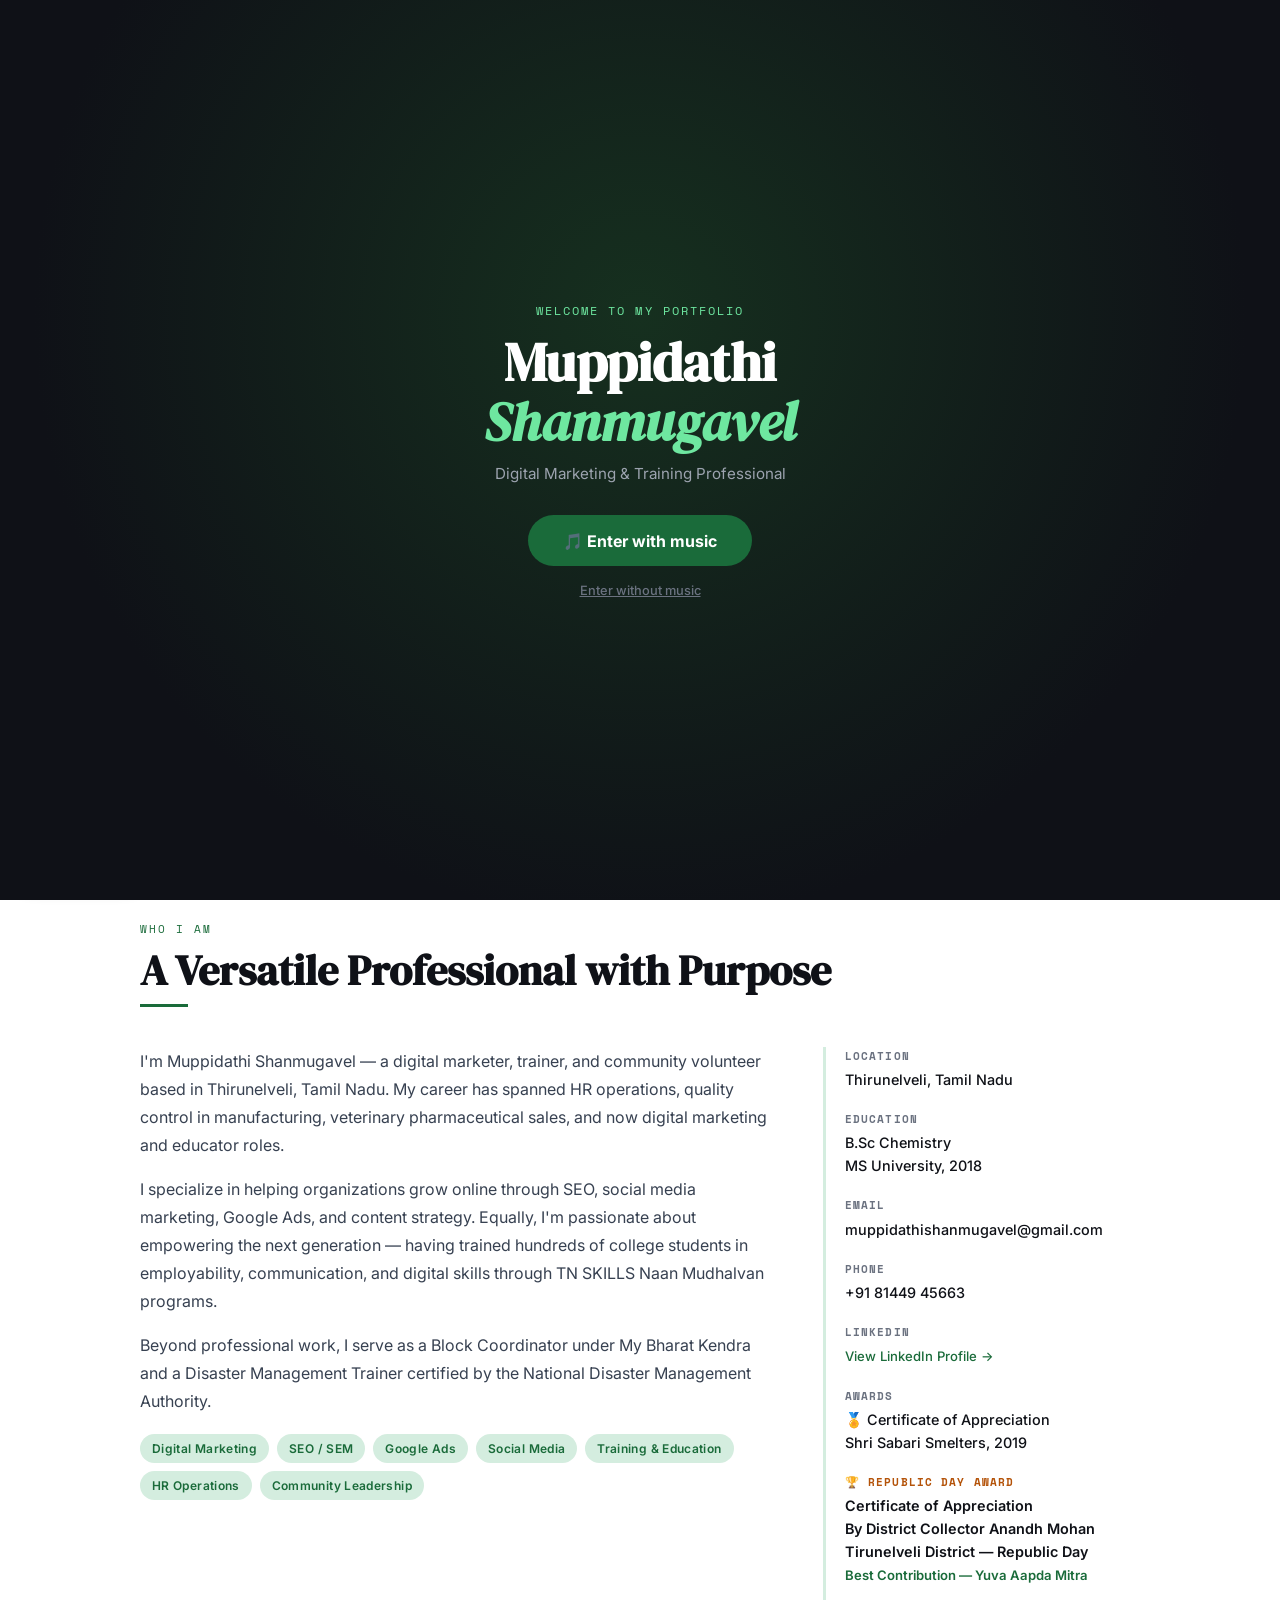
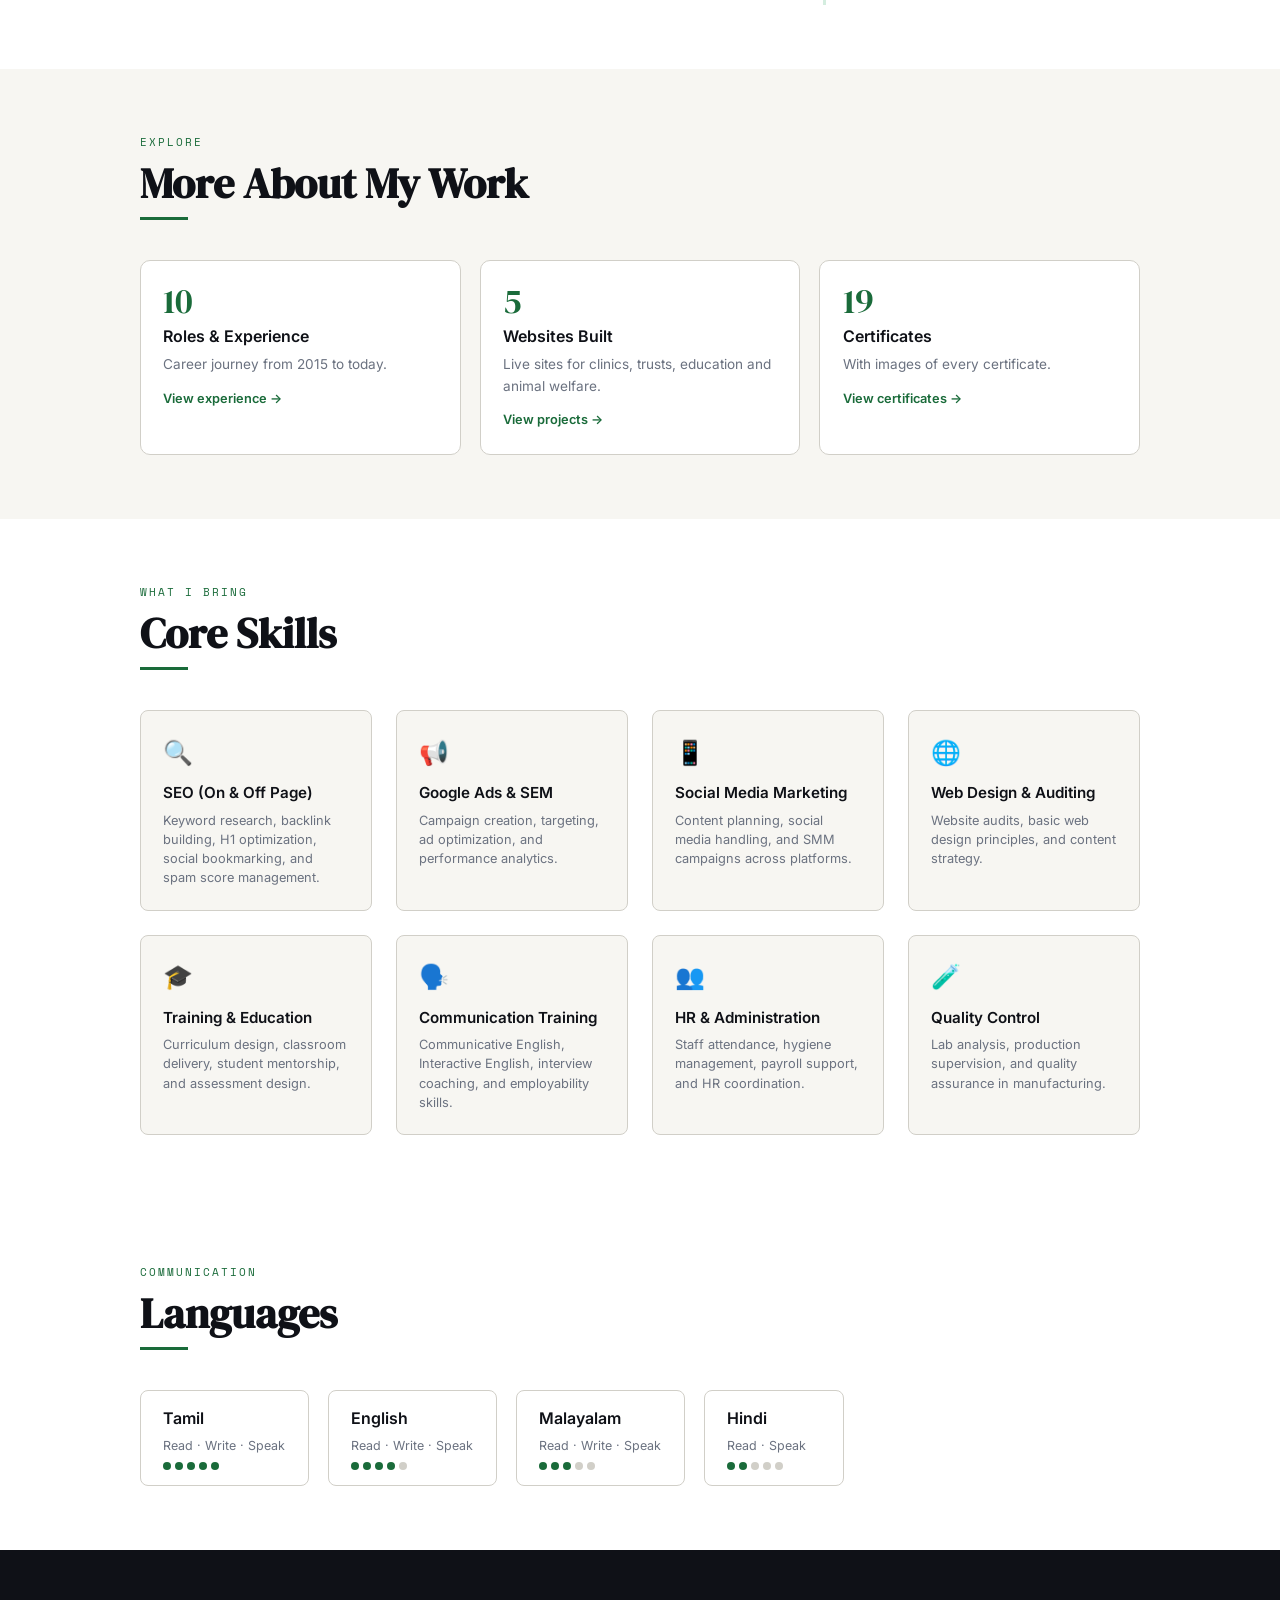
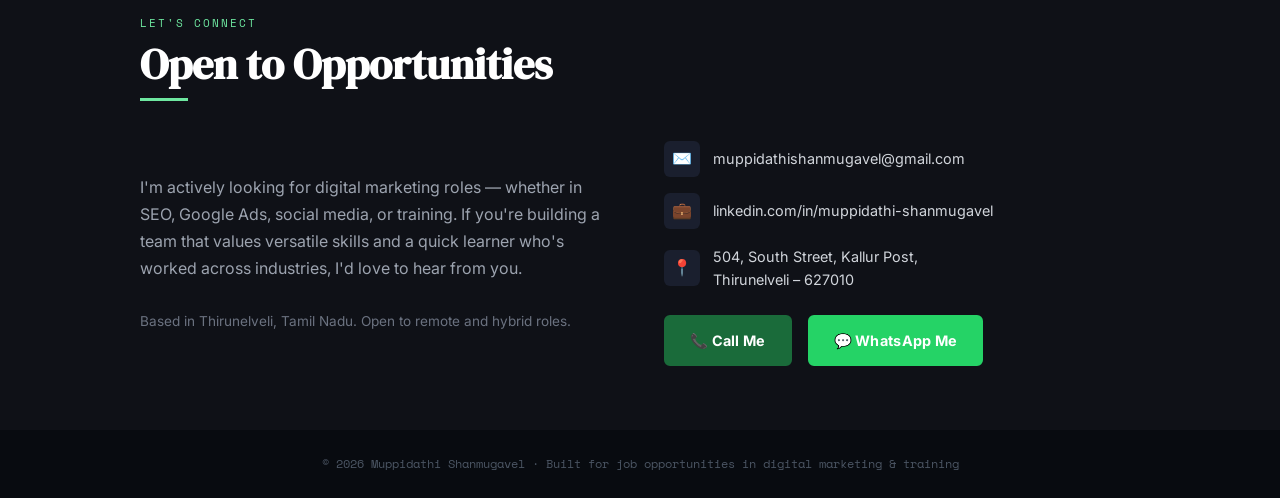
<file: index.html>
<!DOCTYPE html>
<html lang="en">
<head>
<meta charset="UTF-8"/>
<meta name="viewport" content="width=device-width, initial-scale=1.0"/>
<title>Muppidathi Shanmugavel | Digital Marketing & Training Professional</title>
<link href="https://fonts.googleapis.com/css2?family=DM+Serif+Display:ital@0;1&family=Inter:wght@300;400;500;600&family=Space+Mono:wght@400;700&display=swap" rel="stylesheet"/>
<link rel="stylesheet" href="styles.css"/>
</head>
<body>
<nav><a href="index.html" class="nav-logo" style="text-decoration:none">MS // Portfolio</a><ul class="nav-links"><li><a href="index.html" class="active">Home</a></li><li><a href="index.html#about">About</a></li><li><a href="experience.html">Experience</a></li><li><a href="projects.html">Projects</a></li><li><a href="certificates.html">Certificates</a></li><li><a href="index.html#contact">Contact</a></li></ul></nav>
<main>
<!-- HERO -->
<div class="hero-wrap">
  <div class="hero container">
    <div class="hero-left">
      <img src="[data-uri]" alt="Muppidathi Shanmugavel" class="hero-photo" />
      <p class="hero-label">Digital Marketing & Training Professional</p>
      <h1>Muppidathi<br><em>Shanmugavel</em></h1>
      <p class="hero-sub">10+ years of cross-industry experience — from lab chemistry to veterinary sales to digital marketing. Now focused on driving growth through SEO, Google Ads, and impactful training programs.</p>
      <div class="hero-cta">
        <a href="experience.html" class="btn btn-primary">View Experience</a>
        <a href="projects.html" class="btn btn-outline">My Projects</a>
        <a href="#contact" class="btn btn-outline">Get in Touch</a>
      </div>
    </div>
    <div class="hero-stats">
      <div class="stat-card">
        <div class="num">1200+</div>
        <div class="desc">Students trained in Disaster Management</div>
      </div>
      <div class="stat-card">
        <div class="num">200+</div>
        <div class="desc">Students trained in Communication English</div>
      </div>
      <div class="stat-card">
        <div class="num">100+</div>
        <div class="desc">College students trained in Digital Marketing</div>
      </div>
      <div class="stat-card">
        <div class="num">100+</div>
        <div class="desc">Students trained in Employability Skills</div>
      </div>
    </div>
  </div>
</div>

<!-- AWARD BANNER -->
<div class="award-banner">
  <div class="award-banner-icon">🏆</div>
  <div class="award-banner-text">
    <div class="award-banner-title">Certificate of Appreciation — Republic Day</div>
    <div class="award-banner-sub">Awarded by District Collector Anandh Mohan · Tirunelveli · Best Contribution to Yuva Aapda Mitra</div>
  </div>
  <div class="award-banner-icon">🏅</div>
</div>
<section id="about">
  <div class="container">
    <p class="section-eyebrow">Who I Am</p>
    <h2 class="section-title">A Versatile Professional with Purpose</h2>
    <div class="section-rule"></div>
    <div class="about-grid">
      <div class="about-text">
        <p>I'm Muppidathi Shanmugavel — a digital marketer, trainer, and community volunteer based in Thirunelveli, Tamil Nadu. My career has spanned HR operations, quality control in manufacturing, veterinary pharmaceutical sales, and now digital marketing and educator roles.</p>
        <p>I specialize in helping organizations grow online through SEO, social media marketing, Google Ads, and content strategy. Equally, I'm passionate about empowering the next generation — having trained hundreds of college students in employability, communication, and digital skills through TN SKILLS Naan Mudhalvan programs.</p>
        <p>Beyond professional work, I serve as a Block Coordinator under My Bharat Kendra and a Disaster Management Trainer certified by the National Disaster Management Authority.</p>
        <div class="about-tags">
          <span class="tag">Digital Marketing</span>
          <span class="tag">SEO / SEM</span>
          <span class="tag">Google Ads</span>
          <span class="tag">Social Media</span>
          <span class="tag">Training & Education</span>
          <span class="tag">HR Operations</span>
          <span class="tag">Community Leadership</span>
        </div>
      </div>
      <div class="about-info">
        <div class="info-item">
          <div class="info-label">Location</div>
          <div class="info-value">Thirunelveli, Tamil Nadu</div>
        </div>
        <div class="info-item">
          <div class="info-label">Education</div>
          <div class="info-value">B.Sc Chemistry<br>MS University, 2018</div>
        </div>
        <div class="info-item">
          <div class="info-label">Email</div>
          <div class="info-value" style="word-break:break-all;">muppidathishanmugavel@gmail.com</div>
        </div>
        <div class="info-item">
          <div class="info-label">Phone</div>
          <div class="info-value">+91 81449 45663</div>
        </div>
        <div class="info-item">
          <div class="info-label">LinkedIn</div>
          <div class="info-value"><a href="https://www.linkedin.com/in/muppidathi-shanmugavel-30a82b34a/" target="_blank" style="color:var(--accent);text-decoration:none;font-size:0.82rem;">View LinkedIn Profile →</a></div>
        </div>
        <div class="info-item">
          <div class="info-label">Awards</div>
          <div class="info-value">🏅 Certificate of Appreciation<br>Shri Sabari Smelters, 2019</div>
        </div>
        <div class="info-item">
          <div class="info-label" style="color:#b45309;">🏆 Republic Day Award</div>
          <div class="info-value" style="font-weight:600;">Certificate of Appreciation<br>By District Collector Anandh Mohan<br>Tirunelveli District — Republic Day<br><span style="color:#1a6b3a;font-size:0.82rem;">Best Contribution — Yuva Aapda Mitra</span></div>
        </div>
      </div>
    </div>
  </div>
</section><section class="explore"><div class="container"><p class="section-eyebrow">Explore</p><h2 class="section-title">More About My Work</h2><div class="section-rule"></div>
<div class="explore-grid">
<a class="explore-card" href="experience.html"><div class="ec-num">10</div><div class="ec-title">Roles &amp; Experience</div><div class="ec-desc">Career journey from 2015 to today.</div><span class="ec-go">View experience →</span></a>
<a class="explore-card" href="projects.html"><div class="ec-num">5</div><div class="ec-title">Websites Built</div><div class="ec-desc">Live sites for clinics, trusts, education and animal welfare.</div><span class="ec-go">View projects →</span></a>
<a class="explore-card" href="certificates.html"><div class="ec-num">19</div><div class="ec-title">Certificates</div><div class="ec-desc">With images of every certificate.</div><span class="ec-go">View certificates →</span></a>
</div></div></section><section id="skills">
  <div class="container">
    <p class="section-eyebrow">What I Bring</p>
    <h2 class="section-title">Core Skills</h2>
    <div class="section-rule"></div>
    <div class="skills-grid">
      <div class="skill-card">
        <div class="skill-icon">🔍</div>
        <div class="skill-name">SEO (On & Off Page)</div>
        <div class="skill-desc">Keyword research, backlink building, H1 optimization, social bookmarking, and spam score management.</div>
      </div>
      <div class="skill-card">
        <div class="skill-icon">📢</div>
        <div class="skill-name">Google Ads & SEM</div>
        <div class="skill-desc">Campaign creation, targeting, ad optimization, and performance analytics.</div>
      </div>
      <div class="skill-card">
        <div class="skill-icon">📱</div>
        <div class="skill-name">Social Media Marketing</div>
        <div class="skill-desc">Content planning, social media handling, and SMM campaigns across platforms.</div>
      </div>
      <div class="skill-card">
        <div class="skill-icon">🌐</div>
        <div class="skill-name">Web Design & Auditing</div>
        <div class="skill-desc">Website audits, basic web design principles, and content strategy.</div>
      </div>
      <div class="skill-card">
        <div class="skill-icon">🎓</div>
        <div class="skill-name">Training & Education</div>
        <div class="skill-desc">Curriculum design, classroom delivery, student mentorship, and assessment design.</div>
      </div>
      <div class="skill-card">
        <div class="skill-icon">🗣️</div>
        <div class="skill-name">Communication Training</div>
        <div class="skill-desc">Communicative English, Interactive English, interview coaching, and employability skills.</div>
      </div>
      <div class="skill-card">
        <div class="skill-icon">👥</div>
        <div class="skill-name">HR & Administration</div>
        <div class="skill-desc">Staff attendance, hygiene management, payroll support, and HR coordination.</div>
      </div>
      <div class="skill-card">
        <div class="skill-icon">🧪</div>
        <div class="skill-name">Quality Control</div>
        <div class="skill-desc">Lab analysis, production supervision, and quality assurance in manufacturing.</div>
      </div>
    </div>
  </div>
</section><section id="languages">
  <div class="container">
    <p class="section-eyebrow">Communication</p>
    <h2 class="section-title">Languages</h2>
    <div class="section-rule"></div>
    <div class="lang-row">
      <div class="lang-card">
        <div class="lang-name">Tamil</div>
        <div class="lang-level">Read · Write · Speak</div>
        <div class="dots">
          <div class="dot filled"></div><div class="dot filled"></div><div class="dot filled"></div><div class="dot filled"></div><div class="dot filled"></div>
        </div>
      </div>
      <div class="lang-card">
        <div class="lang-name">English</div>
        <div class="lang-level">Read · Write · Speak</div>
        <div class="dots">
          <div class="dot filled"></div><div class="dot filled"></div><div class="dot filled"></div><div class="dot filled"></div><div class="dot"></div>
        </div>
      </div>
      <div class="lang-card">
        <div class="lang-name">Malayalam</div>
        <div class="lang-level">Read · Write · Speak</div>
        <div class="dots">
          <div class="dot filled"></div><div class="dot filled"></div><div class="dot filled"></div><div class="dot"></div><div class="dot"></div>
        </div>
      </div>
      <div class="lang-card">
        <div class="lang-name">Hindi</div>
        <div class="lang-level">Read · Speak</div>
        <div class="dots">
          <div class="dot filled"></div><div class="dot filled"></div><div class="dot"></div><div class="dot"></div><div class="dot"></div>
        </div>
      </div>
    </div>
  </div>
</section><section id="contact">
  <div class="container">
    <p class="section-eyebrow">Let's Connect</p>
    <h2 class="section-title">Open to Opportunities</h2>
    <div class="section-rule"></div>
    <div class="contact-grid">
      <div class="contact-text">
        <p>I'm actively looking for digital marketing roles — whether in SEO, Google Ads, social media, or training. If you're building a team that values versatile skills and a quick learner who's worked across industries, I'd love to hear from you.</p>
        <br>
        <p style="color:#6b7280; font-size:0.85rem;">Based in Thirunelveli, Tamil Nadu. Open to remote and hybrid roles.</p>
      </div>
      <div class="contact-links">
        <a href="mailto:muppidathishanmugavel@gmail.com" class="contact-link">
          <div class="contact-link-icon">✉️</div>
          <span>muppidathishanmugavel@gmail.com</span>
        </a>
        <a href="https://www.linkedin.com/in/muppidathi-shanmugavel-30a82b34a/" target="_blank" class="contact-link">
          <div class="contact-link-icon">💼</div>
          <span>linkedin.com/in/muppidathi-shanmugavel</span>
        </a>
        <a href="#" class="contact-link">
          <div class="contact-link-icon">📍</div>
          <span>504, South Street, Kallur Post,<br>Thirunelveli – 627010</span>
        </a>
        <div class="contact-buttons">
          <a href="tel:+918144945663" class="contact-btn contact-btn-call">
            📞 Call Me
          </a>
          <a href="https://wa.me/918144945663?text=Hi%20Muppidathi%2C%20I%20saw%20your%20portfolio%20and%20would%20like%20to%20connect%20with%20you!" target="_blank" class="contact-btn contact-btn-whatsapp">
            💬 WhatsApp Me
          </a>
        </div>
      </div>
    </div>
  </div>
</section>
</main>
<footer>
  © 2026 Muppidathi Shanmugavel · Built for job opportunities in digital marketing & training
</footer>

<div id="splash" role="dialog" aria-label="Welcome">
  <div class="sp-eyebrow">Welcome to my portfolio</div>
  <h1>Muppidathi<br><em>Shanmugavel</em></h1>
  <p>Digital Marketing &amp; Training Professional</p>
  <button class="sp-enter" id="spEnter" type="button">🎵 Enter with music</button>
  <button class="sp-skip" id="spSkip" type="button">Enter without music</button>
</div>
<button id="musicBtn" class="music-btn off" type="button" aria-label="Play or pause background music"><span class="mb-ico">🔇</span><span class="mb-txt">Music off</span></button>
<script>
(function(){
  var KEY='bgm_pref', TKEY='bgm_time', EKEY='bgm_entered';
  var a=new Audio('music.mp3'); a.loop=true; a.volume=0.22; a.preload='auto';
  var btn=document.getElementById('musicBtn'), ico=btn.querySelector('.mb-ico'), txt=btn.querySelector('.mb-txt');
  var splash=document.getElementById('splash');
  function get(k,s){try{return (s?sessionStorage:localStorage).getItem(k);}catch(e){return null;}}
  function set(k,v,s){try{(s?sessionStorage:localStorage).setItem(k,v);}catch(e){}}
  function ui(on,wait){btn.classList.toggle('off',!on);btn.classList.toggle('wait',!!wait);
    ico.textContent=on?'🔊':'🔇'; txt.textContent=on?'Music on':(wait?'Tap to play':'Music off');}
  var t=parseFloat(get(TKEY,true));
  a.addEventListener('loadedmetadata',function(){ if(t>0 && t<a.duration){ try{a.currentTime=t;}catch(e){} } });
  a.addEventListener('timeupdate',function(){ set(TKEY,a.currentTime,true); });
  function start(){ return a.play().then(function(){ui(true);return true;}); }
  function closeSplash(){ splash.classList.remove('show'); set(EKEY,'1',true); }
  // fallback: first real user gesture (events that count as activation)
  function armFirstGesture(){
    ui(false,true);
    var ev=['pointerup','touchend','mousedown','keydown','click'];
    function go(e){ if(e&&e.target&&btn.contains(e.target)) return;
      ev.forEach(function(n){document.removeEventListener(n,go,true);});
      if(get(KEY)!=='off'){ start().catch(function(){ui(false);}); } }
    ev.forEach(function(n){document.addEventListener(n,go,true);});
  }
  btn.addEventListener('click',function(){
    if(a.paused){ set(KEY,'on'); start().catch(function(){ui(false);}); }
    else { a.pause(); set(KEY,'off'); ui(false); }
  });
  document.getElementById('spEnter').addEventListener('click',function(){
    set(KEY,'on'); start().catch(function(){ui(false);}); closeSplash(); });
  document.getElementById('spSkip').addEventListener('click',function(){
    set(KEY,'off'); ui(false); closeSplash(); });
  if(get(KEY)==='off'){ ui(false); return; }
  start().catch(function(){
    if(get(EKEY,true)) armFirstGesture();      // already welcomed this visit: start on next tap
    else { ui(false,true); splash.classList.add('show'); }   // first visit: welcome screen
  });
})();
</script>
</body>
</html>
</file>
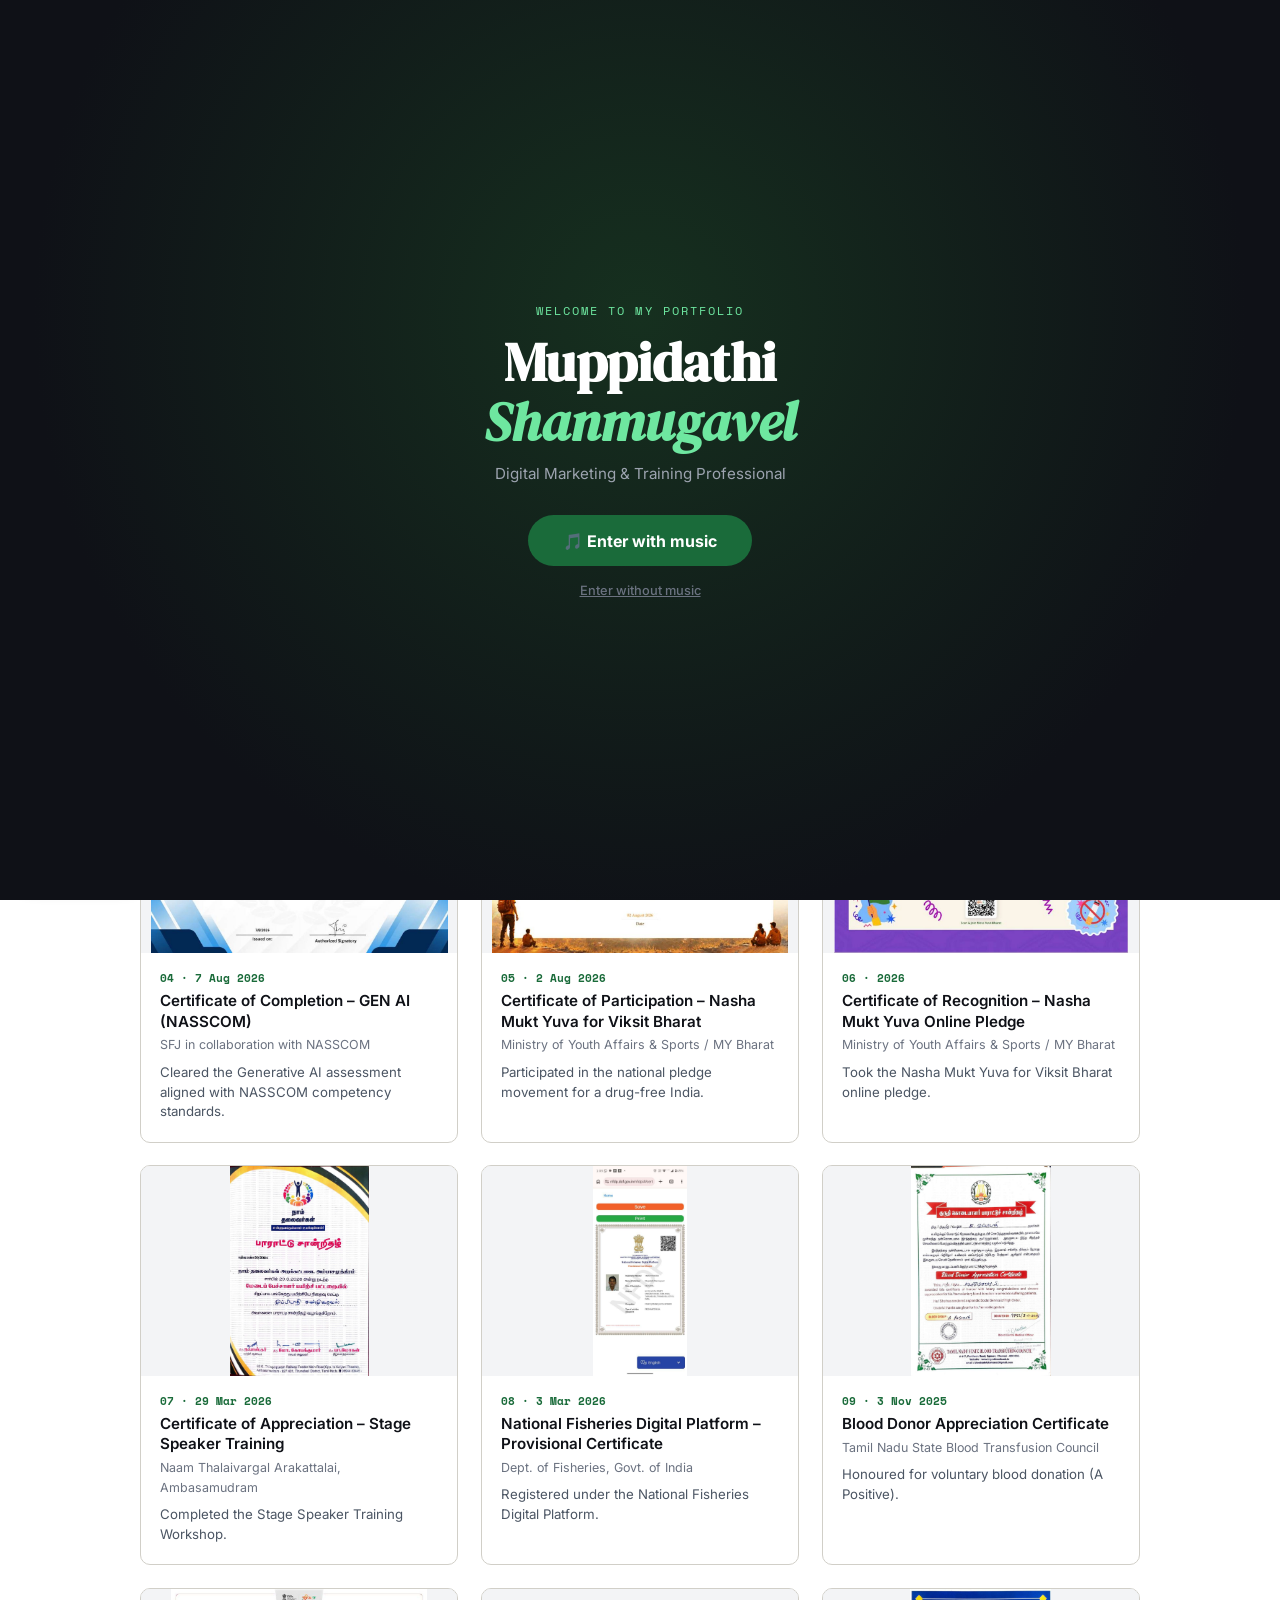
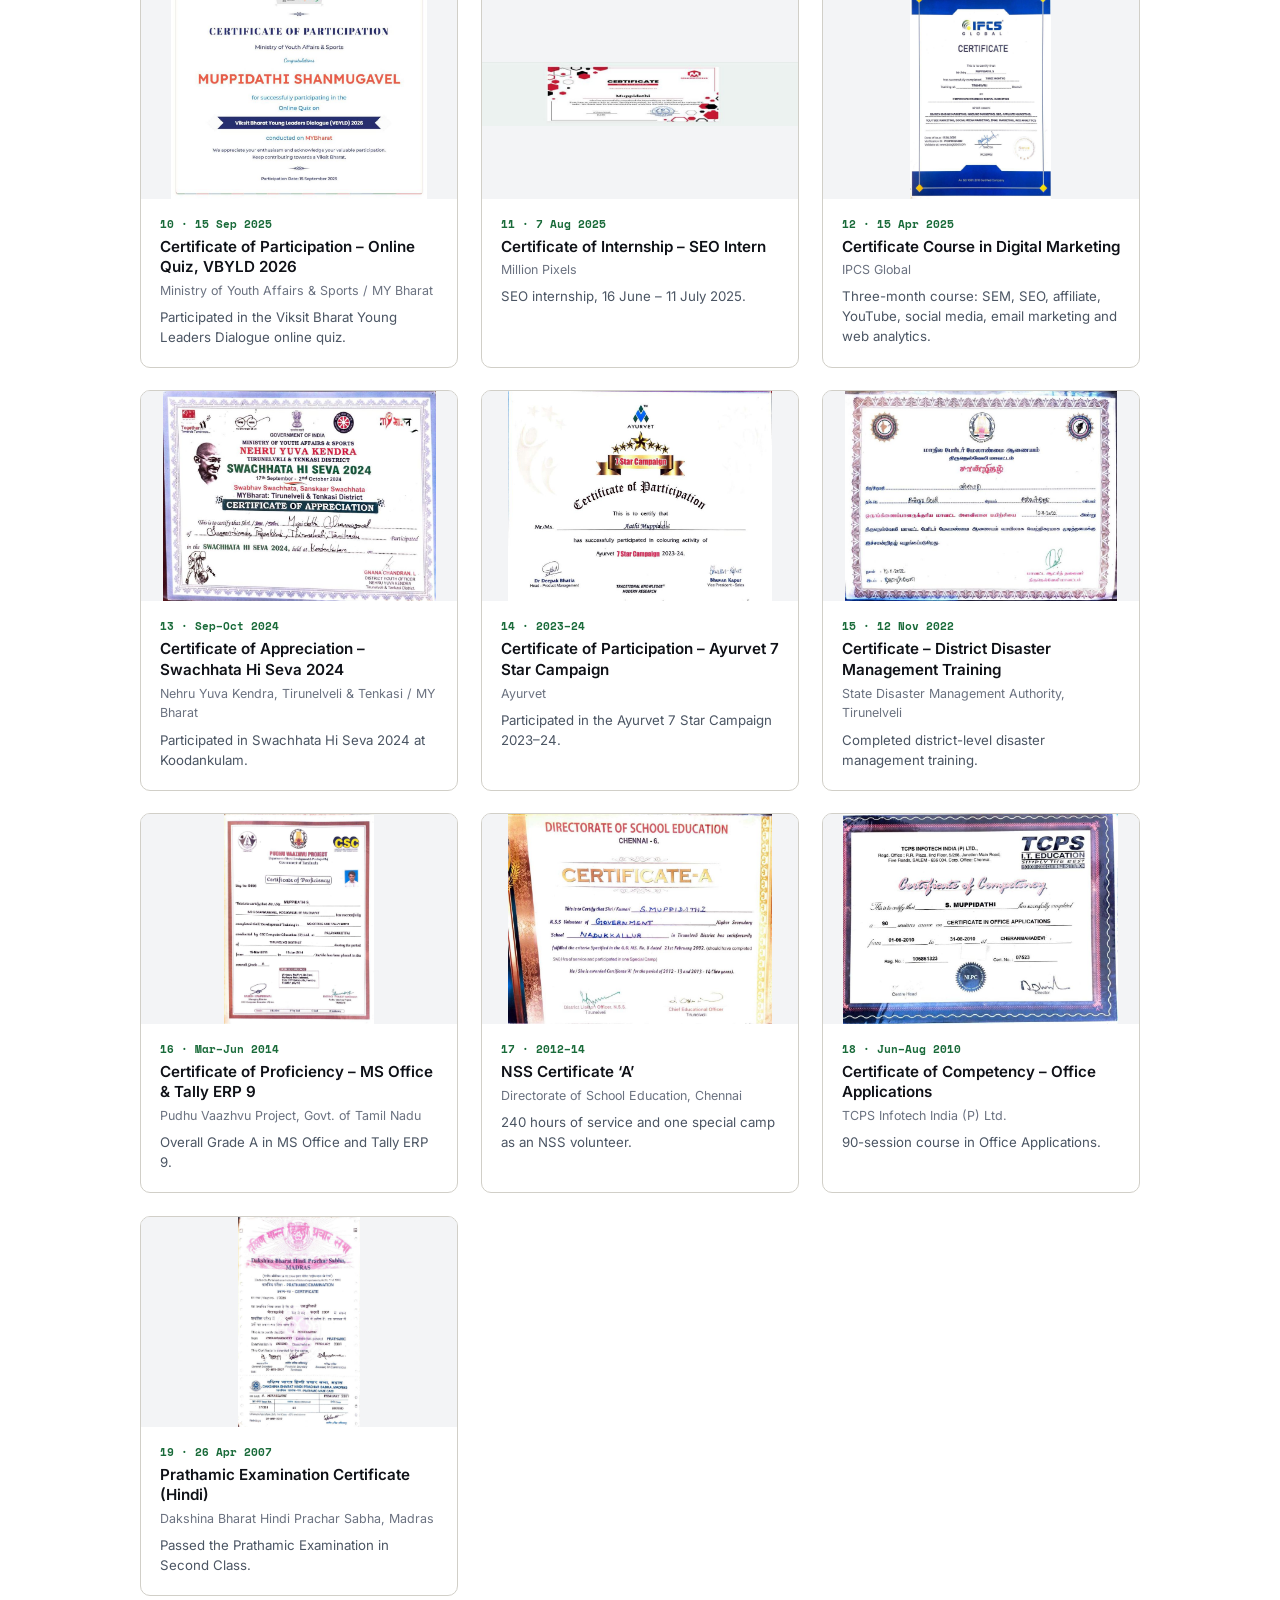
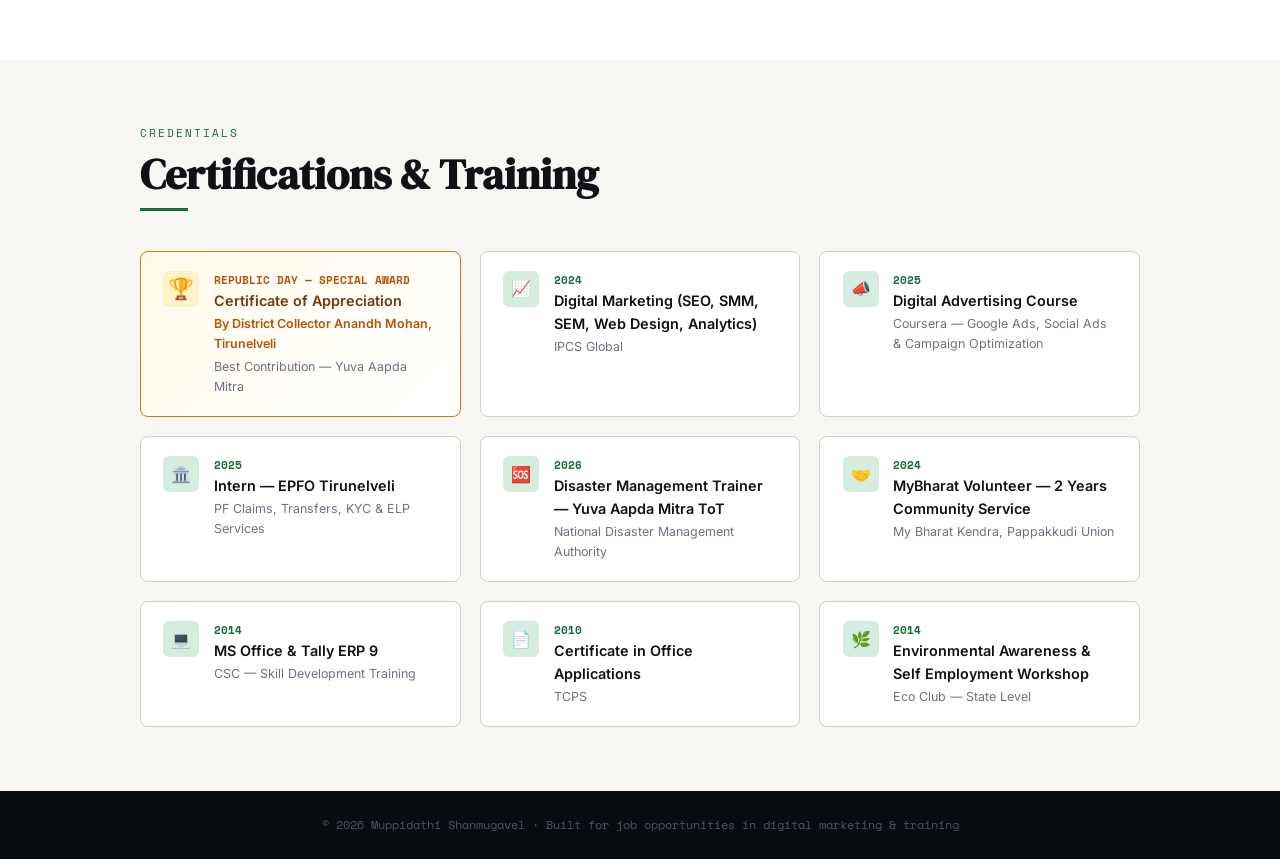
<file: certificates.html>
<!DOCTYPE html>
<html lang="en">
<head>
<meta charset="UTF-8"/>
<meta name="viewport" content="width=device-width, initial-scale=1.0"/>
<title>Certificates | Muppidathi Shanmugavel</title>
<link href="https://fonts.googleapis.com/css2?family=DM+Serif+Display:ital@0;1&family=Inter:wght@300;400;500;600&family=Space+Mono:wght@400;700&display=swap" rel="stylesheet"/>
<link rel="stylesheet" href="styles.css"/>
</head>
<body>
<nav><a href="index.html" class="nav-logo" style="text-decoration:none">MS // Portfolio</a><ul class="nav-links"><li><a href="index.html">Home</a></li><li><a href="index.html#about">About</a></li><li><a href="experience.html">Experience</a></li><li><a href="projects.html">Projects</a></li><li><a href="certificates.html" class="active">Certificates</a></li><li><a href="index.html#contact">Contact</a></li></ul></nav>
<main>
<section id="certificates" style="background:var(--white)"><div class="container">
<p class="section-eyebrow">Proof of Learning &amp; Service</p><h2 class="section-title">Certificates Portfolio</h2><div class="section-rule"></div>
<p class="cp-intro">19 certificates, newest first. Tap any certificate to view it full size.</p>
<div class="cg-grid">
<article class="cg-card new"><div class="cg-imgs"><button class="cg-thumb" data-full="certs/cert-01-a.jpg"><img loading="lazy" src="certs/cert-01-a.jpg" alt="Certificate of Recognition – Assistant Tractor Operator"></button><button class="cg-thumb" data-full="certs/cert-01-b.jpg"><img loading="lazy" src="certs/cert-01-b.jpg" alt="Certificate of Recognition – Assistant Tractor Operator"></button></div><div class="cg-body"><div class="cg-num">01 · 29 Oct 2026<span class="cg-badge">NEW</span></div><div class="cg-title">Certificate of Recognition – Assistant Tractor Operator</div><div class="cg-issuer">TN Skill Corporation · Vetri Nichayam Short Term Skill Program</div><div class="cg-desc">Cleared the Skill Competency assessment (Agriculture sector, 210 hours, Tirunelveli) with Grade A and 84.5%. Includes the official score card.</div></div></article>
<article class="cg-card"><div class="cg-imgs"><button class="cg-thumb" data-full="certs/cert-02.jpg"><img loading="lazy" src="certs/cert-02.jpg" alt="Certificate of Political Capability Assessment"></button></div><div class="cg-body"><div class="cg-num">02 · 23 Aug 2026</div><div class="cg-title">Certificate of Political Capability Assessment</div><div class="cg-issuer">Conslytics Academy</div><div class="cg-desc">Scored 75.24/100 (Grade B+), profiled as a Governance-Oriented Leader.</div></div></article>
<article class="cg-card"><div class="cg-imgs"><button class="cg-thumb" data-full="certs/cert-03.jpg"><img loading="lazy" src="certs/cert-03.jpg" alt="Yuva Apadamithra Scheme Training Certificate"></button></div><div class="cg-body"><div class="cg-num">03 · 15 Aug 2026</div><div class="cg-title">Yuva Apadamithra Scheme Training Certificate</div><div class="cg-issuer">Nehru Yuva Kendra / MY Bharat, Tirunelveli & Tenkasi</div><div class="cg-desc">Completed Yuva Apadamithra training (15–21 July 2026), Tirunelveli District.</div></div></article>
<article class="cg-card"><div class="cg-imgs"><button class="cg-thumb" data-full="certs/cert-04.jpg"><img loading="lazy" src="certs/cert-04.jpg" alt="Certificate of Completion – GEN AI (NASSCOM)"></button></div><div class="cg-body"><div class="cg-num">04 · 7 Aug 2026</div><div class="cg-title">Certificate of Completion – GEN AI (NASSCOM)</div><div class="cg-issuer">SFJ in collaboration with NASSCOM</div><div class="cg-desc">Cleared the Generative AI assessment aligned with NASSCOM competency standards.</div></div></article>
<article class="cg-card"><div class="cg-imgs"><button class="cg-thumb" data-full="certs/cert-05.jpg"><img loading="lazy" src="certs/cert-05.jpg" alt="Certificate of Participation – Nasha Mukt Yuva for Viksit Bharat"></button></div><div class="cg-body"><div class="cg-num">05 · 2 Aug 2026</div><div class="cg-title">Certificate of Participation – Nasha Mukt Yuva for Viksit Bharat</div><div class="cg-issuer">Ministry of Youth Affairs & Sports / MY Bharat</div><div class="cg-desc">Participated in the national pledge movement for a drug-free India.</div></div></article>
<article class="cg-card"><div class="cg-imgs"><button class="cg-thumb" data-full="certs/cert-06.jpg"><img loading="lazy" src="certs/cert-06.jpg" alt="Certificate of Recognition – Nasha Mukt Yuva Online Pledge"></button></div><div class="cg-body"><div class="cg-num">06 · 2026</div><div class="cg-title">Certificate of Recognition – Nasha Mukt Yuva Online Pledge</div><div class="cg-issuer">Ministry of Youth Affairs & Sports / MY Bharat</div><div class="cg-desc">Took the Nasha Mukt Yuva for Viksit Bharat online pledge.</div></div></article>
<article class="cg-card"><div class="cg-imgs"><button class="cg-thumb" data-full="certs/cert-07.jpg"><img loading="lazy" src="certs/cert-07.jpg" alt="Certificate of Appreciation – Stage Speaker Training"></button></div><div class="cg-body"><div class="cg-num">07 · 29 Mar 2026</div><div class="cg-title">Certificate of Appreciation – Stage Speaker Training</div><div class="cg-issuer">Naam Thalaivargal Arakattalai, Ambasamudram</div><div class="cg-desc">Completed the Stage Speaker Training Workshop.</div></div></article>
<article class="cg-card"><div class="cg-imgs"><button class="cg-thumb" data-full="certs/cert-08.jpg"><img loading="lazy" src="certs/cert-08.jpg" alt="National Fisheries Digital Platform – Provisional Certificate"></button></div><div class="cg-body"><div class="cg-num">08 · 3 Mar 2026</div><div class="cg-title">National Fisheries Digital Platform – Provisional Certificate</div><div class="cg-issuer">Dept. of Fisheries, Govt. of India</div><div class="cg-desc">Registered under the National Fisheries Digital Platform.</div></div></article>
<article class="cg-card"><div class="cg-imgs"><button class="cg-thumb" data-full="certs/cert-09.jpg"><img loading="lazy" src="certs/cert-09.jpg" alt="Blood Donor Appreciation Certificate"></button></div><div class="cg-body"><div class="cg-num">09 · 3 Nov 2025</div><div class="cg-title">Blood Donor Appreciation Certificate</div><div class="cg-issuer">Tamil Nadu State Blood Transfusion Council</div><div class="cg-desc">Honoured for voluntary blood donation (A Positive).</div></div></article>
<article class="cg-card"><div class="cg-imgs"><button class="cg-thumb" data-full="certs/cert-10.jpg"><img loading="lazy" src="certs/cert-10.jpg" alt="Certificate of Participation – Online Quiz, VBYLD 2026"></button></div><div class="cg-body"><div class="cg-num">10 · 15 Sep 2025</div><div class="cg-title">Certificate of Participation – Online Quiz, VBYLD 2026</div><div class="cg-issuer">Ministry of Youth Affairs & Sports / MY Bharat</div><div class="cg-desc">Participated in the Viksit Bharat Young Leaders Dialogue online quiz.</div></div></article>
<article class="cg-card"><div class="cg-imgs"><button class="cg-thumb" data-full="certs/cert-11.jpg"><img loading="lazy" src="certs/cert-11.jpg" alt="Certificate of Internship – SEO Intern"></button></div><div class="cg-body"><div class="cg-num">11 · 7 Aug 2025</div><div class="cg-title">Certificate of Internship – SEO Intern</div><div class="cg-issuer">Million Pixels</div><div class="cg-desc">SEO internship, 16 June – 11 July 2025.</div></div></article>
<article class="cg-card"><div class="cg-imgs"><button class="cg-thumb" data-full="certs/cert-12.jpg"><img loading="lazy" src="certs/cert-12.jpg" alt="Certificate Course in Digital Marketing"></button></div><div class="cg-body"><div class="cg-num">12 · 15 Apr 2025</div><div class="cg-title">Certificate Course in Digital Marketing</div><div class="cg-issuer">IPCS Global</div><div class="cg-desc">Three-month course: SEM, SEO, affiliate, YouTube, social media, email marketing and web analytics.</div></div></article>
<article class="cg-card"><div class="cg-imgs"><button class="cg-thumb" data-full="certs/cert-13.jpg"><img loading="lazy" src="certs/cert-13.jpg" alt="Certificate of Appreciation – Swachhata Hi Seva 2024"></button></div><div class="cg-body"><div class="cg-num">13 · Sep–Oct 2024</div><div class="cg-title">Certificate of Appreciation – Swachhata Hi Seva 2024</div><div class="cg-issuer">Nehru Yuva Kendra, Tirunelveli & Tenkasi / MY Bharat</div><div class="cg-desc">Participated in Swachhata Hi Seva 2024 at Koodankulam.</div></div></article>
<article class="cg-card"><div class="cg-imgs"><button class="cg-thumb" data-full="certs/cert-14.jpg"><img loading="lazy" src="certs/cert-14.jpg" alt="Certificate of Participation – Ayurvet 7 Star Campaign"></button></div><div class="cg-body"><div class="cg-num">14 · 2023–24</div><div class="cg-title">Certificate of Participation – Ayurvet 7 Star Campaign</div><div class="cg-issuer">Ayurvet</div><div class="cg-desc">Participated in the Ayurvet 7 Star Campaign 2023–24.</div></div></article>
<article class="cg-card"><div class="cg-imgs"><button class="cg-thumb" data-full="certs/cert-15.jpg"><img loading="lazy" src="certs/cert-15.jpg" alt="Certificate – District Disaster Management Training"></button></div><div class="cg-body"><div class="cg-num">15 · 12 Nov 2022</div><div class="cg-title">Certificate – District Disaster Management Training</div><div class="cg-issuer">State Disaster Management Authority, Tirunelveli</div><div class="cg-desc">Completed district-level disaster management training.</div></div></article>
<article class="cg-card"><div class="cg-imgs"><button class="cg-thumb" data-full="certs/cert-16.jpg"><img loading="lazy" src="certs/cert-16.jpg" alt="Certificate of Proficiency – MS Office &amp; Tally ERP 9"></button></div><div class="cg-body"><div class="cg-num">16 · Mar–Jun 2014</div><div class="cg-title">Certificate of Proficiency – MS Office & Tally ERP 9</div><div class="cg-issuer">Pudhu Vaazhvu Project, Govt. of Tamil Nadu</div><div class="cg-desc">Overall Grade A in MS Office and Tally ERP 9.</div></div></article>
<article class="cg-card"><div class="cg-imgs"><button class="cg-thumb" data-full="certs/cert-17.jpg"><img loading="lazy" src="certs/cert-17.jpg" alt="NSS Certificate ‘A’"></button></div><div class="cg-body"><div class="cg-num">17 · 2012–14</div><div class="cg-title">NSS Certificate ‘A’</div><div class="cg-issuer">Directorate of School Education, Chennai</div><div class="cg-desc">240 hours of service and one special camp as an NSS volunteer.</div></div></article>
<article class="cg-card"><div class="cg-imgs"><button class="cg-thumb" data-full="certs/cert-18.jpg"><img loading="lazy" src="certs/cert-18.jpg" alt="Certificate of Competency – Office Applications"></button></div><div class="cg-body"><div class="cg-num">18 · Jun–Aug 2010</div><div class="cg-title">Certificate of Competency – Office Applications</div><div class="cg-issuer">TCPS Infotech India (P) Ltd.</div><div class="cg-desc">90-session course in Office Applications.</div></div></article>
<article class="cg-card"><div class="cg-imgs"><button class="cg-thumb" data-full="certs/cert-19.jpg"><img loading="lazy" src="certs/cert-19.jpg" alt="Prathamic Examination Certificate (Hindi)"></button></div><div class="cg-body"><div class="cg-num">19 · 26 Apr 2007</div><div class="cg-title">Prathamic Examination Certificate (Hindi)</div><div class="cg-issuer">Dakshina Bharat Hindi Prachar Sabha, Madras</div><div class="cg-desc">Passed the Prathamic Examination in Second Class.</div></div></article>
</div></div></section>
<section id="certifications">
  <div class="container">
    <p class="section-eyebrow">Credentials</p>
    <h2 class="section-title">Certifications & Training</h2>
    <div class="section-rule"></div>
    <div class="cert-grid">
      <div class="cert-card" style="border-color:#d97706; background: linear-gradient(135deg,#fffbeb,#fff);">
        <div class="cert-badge" style="background:#fef3c7; font-size:1.3rem;">🏆</div>
        <div class="cert-body">
          <div class="cert-year" style="color:#b45309;">REPUBLIC DAY — SPECIAL AWARD</div>
          <div class="cert-name" style="color:#78350f;">Certificate of Appreciation</div>
          <div class="cert-issuer" style="font-weight:600; color:#b45309;">By District Collector Anandh Mohan, Tirunelveli</div>
          <div class="cert-issuer" style="margin-top:0.2rem;">Best Contribution — Yuva Aapda Mitra</div>
        </div>
      </div>
      <div class="cert-card">
        <div class="cert-badge">📈</div>
        <div class="cert-body">
          <div class="cert-year">2024</div>
          <div class="cert-name">Digital Marketing (SEO, SMM, SEM, Web Design, Analytics)</div>
          <div class="cert-issuer">IPCS Global</div>
        </div>
      </div>
      <div class="cert-card">
        <div class="cert-badge">📣</div>
        <div class="cert-body">
          <div class="cert-year">2025</div>
          <div class="cert-name">Digital Advertising Course</div>
          <div class="cert-issuer">Coursera — Google Ads, Social Ads & Campaign Optimization</div>
        </div>
      </div>
      <div class="cert-card">
        <div class="cert-badge">🏛️</div>
        <div class="cert-body">
          <div class="cert-year">2025</div>
          <div class="cert-name">Intern — EPFO Tirunelveli</div>
          <div class="cert-issuer">PF Claims, Transfers, KYC & ELP Services</div>
        </div>
      </div>
      <div class="cert-card">
        <div class="cert-badge">🆘</div>
        <div class="cert-body">
          <div class="cert-year">2026</div>
          <div class="cert-name">Disaster Management Trainer — Yuva Aapda Mitra ToT</div>
          <div class="cert-issuer">National Disaster Management Authority</div>
        </div>
      </div>
      <div class="cert-card">
        <div class="cert-badge">🤝</div>
        <div class="cert-body">
          <div class="cert-year">2024</div>
          <div class="cert-name">MyBharat Volunteer — 2 Years Community Service</div>
          <div class="cert-issuer">My Bharat Kendra, Pappakkudi Union</div>
        </div>
      </div>
      <div class="cert-card">
        <div class="cert-badge">💻</div>
        <div class="cert-body">
          <div class="cert-year">2014</div>
          <div class="cert-name">MS Office & Tally ERP 9</div>
          <div class="cert-issuer">CSC — Skill Development Training</div>
        </div>
      </div>
      <div class="cert-card">
        <div class="cert-badge">📄</div>
        <div class="cert-body">
          <div class="cert-year">2010</div>
          <div class="cert-name">Certificate in Office Applications</div>
          <div class="cert-issuer">TCPS</div>
        </div>
      </div>
      <div class="cert-card">
        <div class="cert-badge">🌿</div>
        <div class="cert-body">
          <div class="cert-year">2014</div>
          <div class="cert-name">Environmental Awareness & Self Employment Workshop</div>
          <div class="cert-issuer">Eco Club — State Level</div>
        </div>
      </div>
    </div>
  </div>
</section>
<div id="lb"><img alt="Certificate"></div>
</main>
<footer>
  © 2026 Muppidathi Shanmugavel · Built for job opportunities in digital marketing & training
</footer>
<script>
(function(){var lb=document.getElementById('lb'),im=lb.querySelector('img');
document.addEventListener('click',function(e){var t=e.target.closest('[data-full]');
if(t){im.src=t.getAttribute('data-full');lb.classList.add('open');}else if(lb.classList.contains('open')){lb.classList.remove('open');}});
document.addEventListener('keydown',function(e){if(e.key==='Escape')lb.classList.remove('open');});})();
</script>
<div id="splash" role="dialog" aria-label="Welcome">
  <div class="sp-eyebrow">Welcome to my portfolio</div>
  <h1>Muppidathi<br><em>Shanmugavel</em></h1>
  <p>Digital Marketing &amp; Training Professional</p>
  <button class="sp-enter" id="spEnter" type="button">🎵 Enter with music</button>
  <button class="sp-skip" id="spSkip" type="button">Enter without music</button>
</div>
<button id="musicBtn" class="music-btn off" type="button" aria-label="Play or pause background music"><span class="mb-ico">🔇</span><span class="mb-txt">Music off</span></button>
<script>
(function(){
  var KEY='bgm_pref', TKEY='bgm_time', EKEY='bgm_entered';
  var a=new Audio('music.mp3'); a.loop=true; a.volume=0.22; a.preload='auto';
  var btn=document.getElementById('musicBtn'), ico=btn.querySelector('.mb-ico'), txt=btn.querySelector('.mb-txt');
  var splash=document.getElementById('splash');
  function get(k,s){try{return (s?sessionStorage:localStorage).getItem(k);}catch(e){return null;}}
  function set(k,v,s){try{(s?sessionStorage:localStorage).setItem(k,v);}catch(e){}}
  function ui(on,wait){btn.classList.toggle('off',!on);btn.classList.toggle('wait',!!wait);
    ico.textContent=on?'🔊':'🔇'; txt.textContent=on?'Music on':(wait?'Tap to play':'Music off');}
  var t=parseFloat(get(TKEY,true));
  a.addEventListener('loadedmetadata',function(){ if(t>0 && t<a.duration){ try{a.currentTime=t;}catch(e){} } });
  a.addEventListener('timeupdate',function(){ set(TKEY,a.currentTime,true); });
  function start(){ return a.play().then(function(){ui(true);return true;}); }
  function closeSplash(){ splash.classList.remove('show'); set(EKEY,'1',true); }
  // fallback: first real user gesture (events that count as activation)
  function armFirstGesture(){
    ui(false,true);
    var ev=['pointerup','touchend','mousedown','keydown','click'];
    function go(e){ if(e&&e.target&&btn.contains(e.target)) return;
      ev.forEach(function(n){document.removeEventListener(n,go,true);});
      if(get(KEY)!=='off'){ start().catch(function(){ui(false);}); } }
    ev.forEach(function(n){document.addEventListener(n,go,true);});
  }
  btn.addEventListener('click',function(){
    if(a.paused){ set(KEY,'on'); start().catch(function(){ui(false);}); }
    else { a.pause(); set(KEY,'off'); ui(false); }
  });
  document.getElementById('spEnter').addEventListener('click',function(){
    set(KEY,'on'); start().catch(function(){ui(false);}); closeSplash(); });
  document.getElementById('spSkip').addEventListener('click',function(){
    set(KEY,'off'); ui(false); closeSplash(); });
  if(get(KEY)==='off'){ ui(false); return; }
  start().catch(function(){
    if(get(EKEY,true)) armFirstGesture();      // already welcomed this visit: start on next tap
    else { ui(false,true); splash.classList.add('show'); }   // first visit: welcome screen
  });
})();
</script>
</body>
</html>
</file>
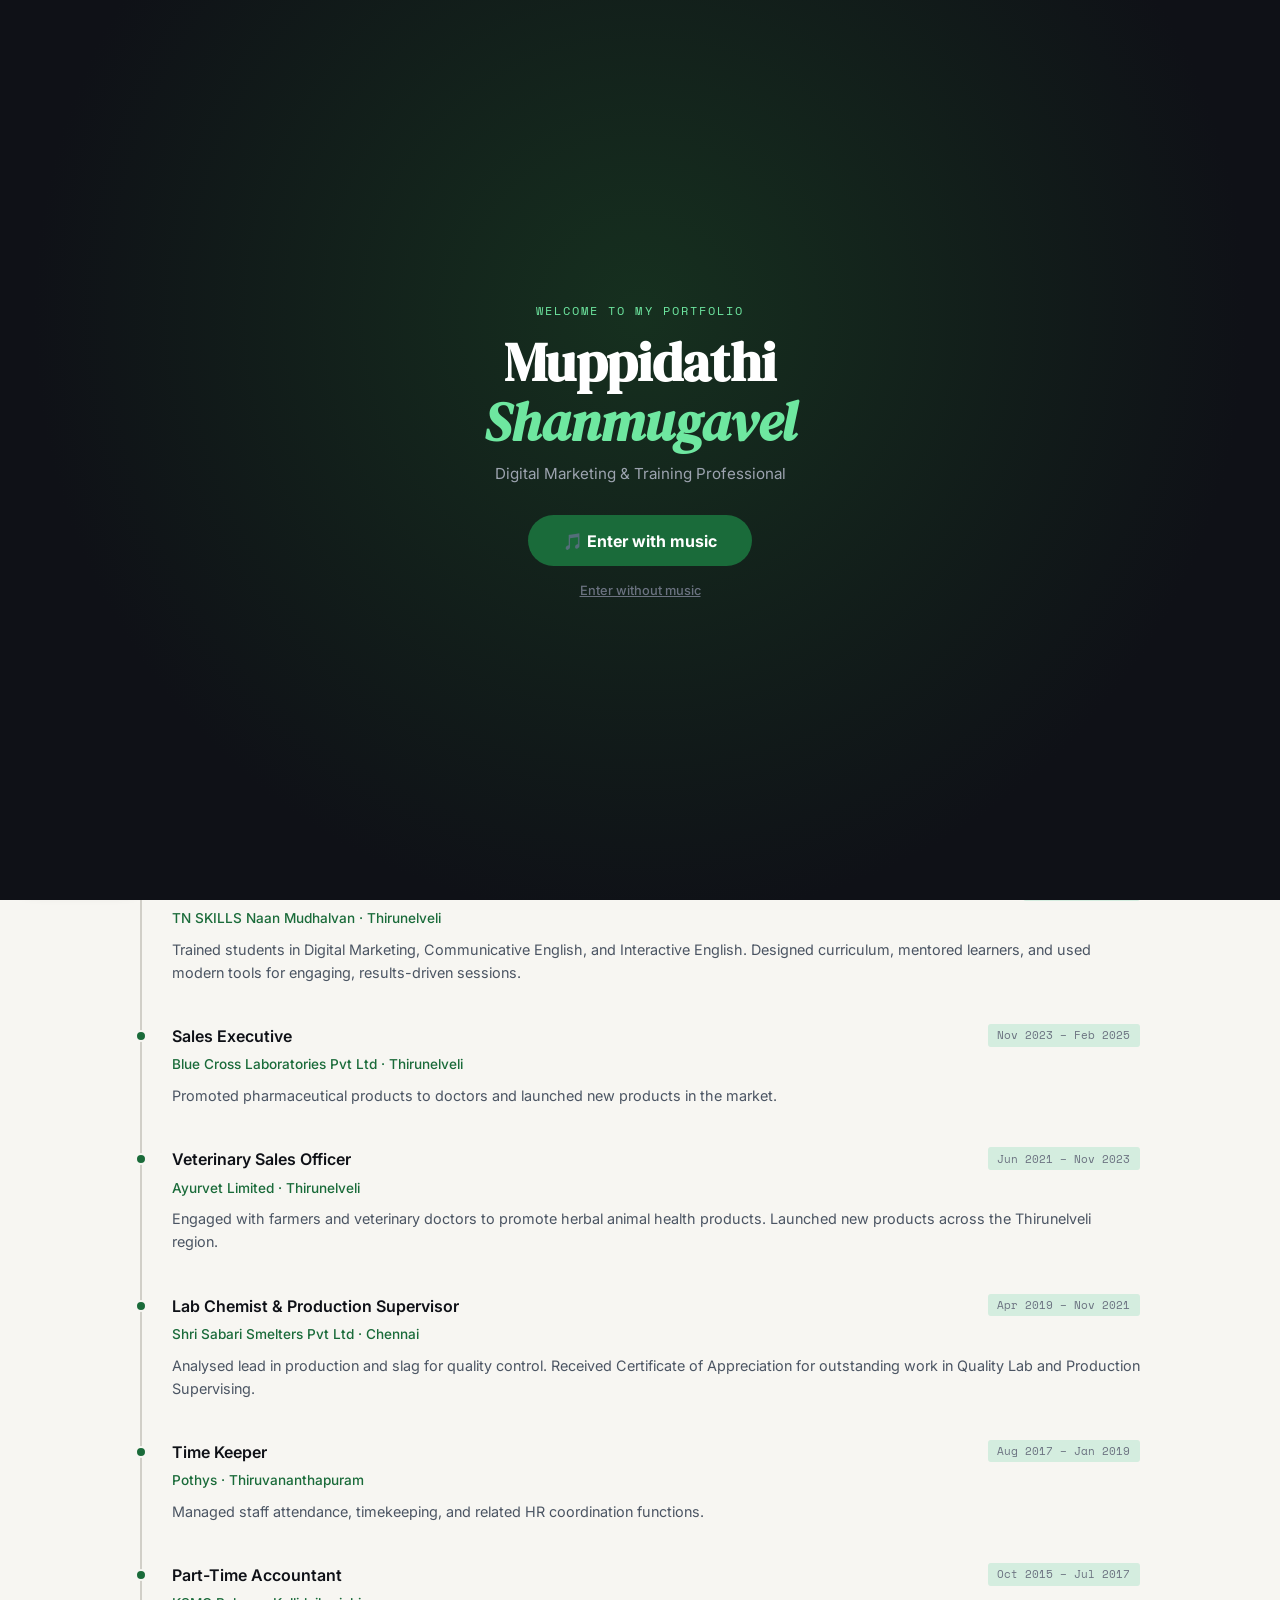
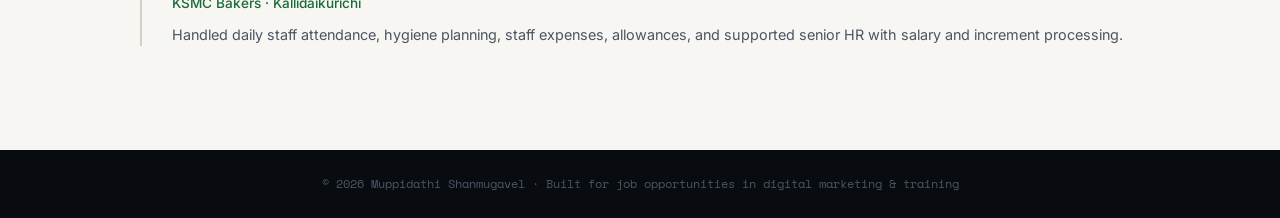
<file: experience.html>
<!DOCTYPE html>
<html lang="en">
<head>
<meta charset="UTF-8"/>
<meta name="viewport" content="width=device-width, initial-scale=1.0"/>
<title>Experience | Muppidathi Shanmugavel</title>
<link href="https://fonts.googleapis.com/css2?family=DM+Serif+Display:ital@0;1&family=Inter:wght@300;400;500;600&family=Space+Mono:wght@400;700&display=swap" rel="stylesheet"/>
<link rel="stylesheet" href="styles.css"/>
</head>
<body>
<nav><a href="index.html" class="nav-logo" style="text-decoration:none">MS // Portfolio</a><ul class="nav-links"><li><a href="index.html">Home</a></li><li><a href="index.html#about">About</a></li><li><a href="experience.html" class="active">Experience</a></li><li><a href="projects.html">Projects</a></li><li><a href="certificates.html">Certificates</a></li><li><a href="index.html#contact">Contact</a></li></ul></nav>
<main>
<section id="experience">
  <div class="container">
    <p class="section-eyebrow">Career Journey</p>
    <h2 class="section-title">Experience</h2>
    <div class="section-rule"></div>
    <div class="timeline">

      <!-- 10 -->
      <div class="tl-item">
        <div class="tl-header">
          <span class="tl-role">Block Coordinator (Intern)</span>
          <span class="tl-period">Feb 2024 – Jul 2026</span>
        </div>
        <div class="tl-company">My Bharat Kendra | Ministry of Youth Affairs & Sports · Thirunelveli</div>
        <div class="tl-desc">Engaged with colleges, institutions, and villages to promote government youth initiatives. Facilitated government-recognized youth clubs and community organizations. Coordinated awareness and outreach activities, and supported block and district-level programs including sports meets and quiz competitions.</div>
      </div>

      <!-- 9 -->
      <div class="tl-item">
        <div class="tl-header">
          <span class="tl-role">Career Readiness & Digital Marketing Facilitator</span>
          <span class="tl-period">Aug – Nov 2025</span>
        </div>
        <div class="tl-company">TN SKILLS Naan Mudhalvan · Thirunelveli</div>
        <div class="tl-desc">Prepared college students for the workforce through interactive sessions on communication, interview skills, resume writing, and workplace behavior. Guided students through project-based learning and real-world assessments.</div>
      </div>

      <!-- 8 -->
      <div class="tl-item">
        <div class="tl-header">
          <span class="tl-role">Digital Marketing Intern</span>
          <span class="tl-period">Aug – Oct 2025</span>
        </div>
        <div class="tl-company">Unified Mentor Community · Remote</div>
        <div class="tl-desc">Hands-on internship covering SEO, social media marketing, website auditing, content creation, and analytics. Built real-time campaign strategies, conducted keyword research, and managed Google Ads. Capstone: developed a complete digital marketing strategy for an e-learning website.</div>
      </div>

      <!-- 7 -->
      <div class="tl-item">
        <div class="tl-header">
          <span class="tl-role">SEO Intern (Off-Page)</span>
          <span class="tl-period">May – Jul 2025</span>
        </div>
        <div class="tl-company">Million Pixels · Remote</div>
        <div class="tl-desc">Created H1 descriptions, built backlinks, and managed social bookmarks for multiple clients. Focused on off-page SEO with spam score management.</div>
      </div>

      <!-- 6 -->
      <div class="tl-item">
        <div class="tl-header">
          <span class="tl-role">Digital Marketing & English Language Trainer</span>
          <span class="tl-period">Feb – Apr 2025</span>
        </div>
        <div class="tl-company">TN SKILLS Naan Mudhalvan · Thirunelveli</div>
        <div class="tl-desc">Trained students in Digital Marketing, Communicative English, and Interactive English. Designed curriculum, mentored learners, and used modern tools for engaging, results-driven sessions.</div>
      </div>

      <!-- 5 -->
      <div class="tl-item">
        <div class="tl-header">
          <span class="tl-role">Sales Executive</span>
          <span class="tl-period">Nov 2023 – Feb 2025</span>
        </div>
        <div class="tl-company">Blue Cross Laboratories Pvt Ltd · Thirunelveli</div>
        <div class="tl-desc">Promoted pharmaceutical products to doctors and launched new products in the market.</div>
      </div>

      <!-- 4 -->
      <div class="tl-item">
        <div class="tl-header">
          <span class="tl-role">Veterinary Sales Officer</span>
          <span class="tl-period">Jun 2021 – Nov 2023</span>
        </div>
        <div class="tl-company">Ayurvet Limited · Thirunelveli</div>
        <div class="tl-desc">Engaged with farmers and veterinary doctors to promote herbal animal health products. Launched new products across the Thirunelveli region.</div>
      </div>

      <!-- 3 -->
      <div class="tl-item">
        <div class="tl-header">
          <span class="tl-role">Lab Chemist & Production Supervisor</span>
          <span class="tl-period">Apr 2019 – Nov 2021</span>
        </div>
        <div class="tl-company">Shri Sabari Smelters Pvt Ltd · Chennai</div>
        <div class="tl-desc">Analysed lead in production and slag for quality control. Received Certificate of Appreciation for outstanding work in Quality Lab and Production Supervising.</div>
      </div>

      <!-- 2 -->
      <div class="tl-item">
        <div class="tl-header">
          <span class="tl-role">Time Keeper</span>
          <span class="tl-period">Aug 2017 – Jan 2019</span>
        </div>
        <div class="tl-company">Pothys · Thiruvananthapuram</div>
        <div class="tl-desc">Managed staff attendance, timekeeping, and related HR coordination functions.</div>
      </div>

      <!-- 1 -->
      <div class="tl-item">
        <div class="tl-header">
          <span class="tl-role">Part-Time Accountant</span>
          <span class="tl-period">Oct 2015 – Jul 2017</span>
        </div>
        <div class="tl-company">KSMC Bakers · Kallidaikurichi</div>
        <div class="tl-desc">Handled daily staff attendance, hygiene planning, staff expenses, allowances, and supported senior HR with salary and increment processing.</div>
      </div>

    </div>
  </div>
</section>
</main>
<footer>
  © 2026 Muppidathi Shanmugavel · Built for job opportunities in digital marketing & training
</footer>

<div id="splash" role="dialog" aria-label="Welcome">
  <div class="sp-eyebrow">Welcome to my portfolio</div>
  <h1>Muppidathi<br><em>Shanmugavel</em></h1>
  <p>Digital Marketing &amp; Training Professional</p>
  <button class="sp-enter" id="spEnter" type="button">🎵 Enter with music</button>
  <button class="sp-skip" id="spSkip" type="button">Enter without music</button>
</div>
<button id="musicBtn" class="music-btn off" type="button" aria-label="Play or pause background music"><span class="mb-ico">🔇</span><span class="mb-txt">Music off</span></button>
<script>
(function(){
  var KEY='bgm_pref', TKEY='bgm_time', EKEY='bgm_entered';
  var a=new Audio('music.mp3'); a.loop=true; a.volume=0.22; a.preload='auto';
  var btn=document.getElementById('musicBtn'), ico=btn.querySelector('.mb-ico'), txt=btn.querySelector('.mb-txt');
  var splash=document.getElementById('splash');
  function get(k,s){try{return (s?sessionStorage:localStorage).getItem(k);}catch(e){return null;}}
  function set(k,v,s){try{(s?sessionStorage:localStorage).setItem(k,v);}catch(e){}}
  function ui(on,wait){btn.classList.toggle('off',!on);btn.classList.toggle('wait',!!wait);
    ico.textContent=on?'🔊':'🔇'; txt.textContent=on?'Music on':(wait?'Tap to play':'Music off');}
  var t=parseFloat(get(TKEY,true));
  a.addEventListener('loadedmetadata',function(){ if(t>0 && t<a.duration){ try{a.currentTime=t;}catch(e){} } });
  a.addEventListener('timeupdate',function(){ set(TKEY,a.currentTime,true); });
  function start(){ return a.play().then(function(){ui(true);return true;}); }
  function closeSplash(){ splash.classList.remove('show'); set(EKEY,'1',true); }
  // fallback: first real user gesture (events that count as activation)
  function armFirstGesture(){
    ui(false,true);
    var ev=['pointerup','touchend','mousedown','keydown','click'];
    function go(e){ if(e&&e.target&&btn.contains(e.target)) return;
      ev.forEach(function(n){document.removeEventListener(n,go,true);});
      if(get(KEY)!=='off'){ start().catch(function(){ui(false);}); } }
    ev.forEach(function(n){document.addEventListener(n,go,true);});
  }
  btn.addEventListener('click',function(){
    if(a.paused){ set(KEY,'on'); start().catch(function(){ui(false);}); }
    else { a.pause(); set(KEY,'off'); ui(false); }
  });
  document.getElementById('spEnter').addEventListener('click',function(){
    set(KEY,'on'); start().catch(function(){ui(false);}); closeSplash(); });
  document.getElementById('spSkip').addEventListener('click',function(){
    set(KEY,'off'); ui(false); closeSplash(); });
  if(get(KEY)==='off'){ ui(false); return; }
  start().catch(function(){
    if(get(EKEY,true)) armFirstGesture();      // already welcomed this visit: start on next tap
    else { ui(false,true); splash.classList.add('show'); }   // first visit: welcome screen
  });
})();
</script>
</body>
</html>
</file>
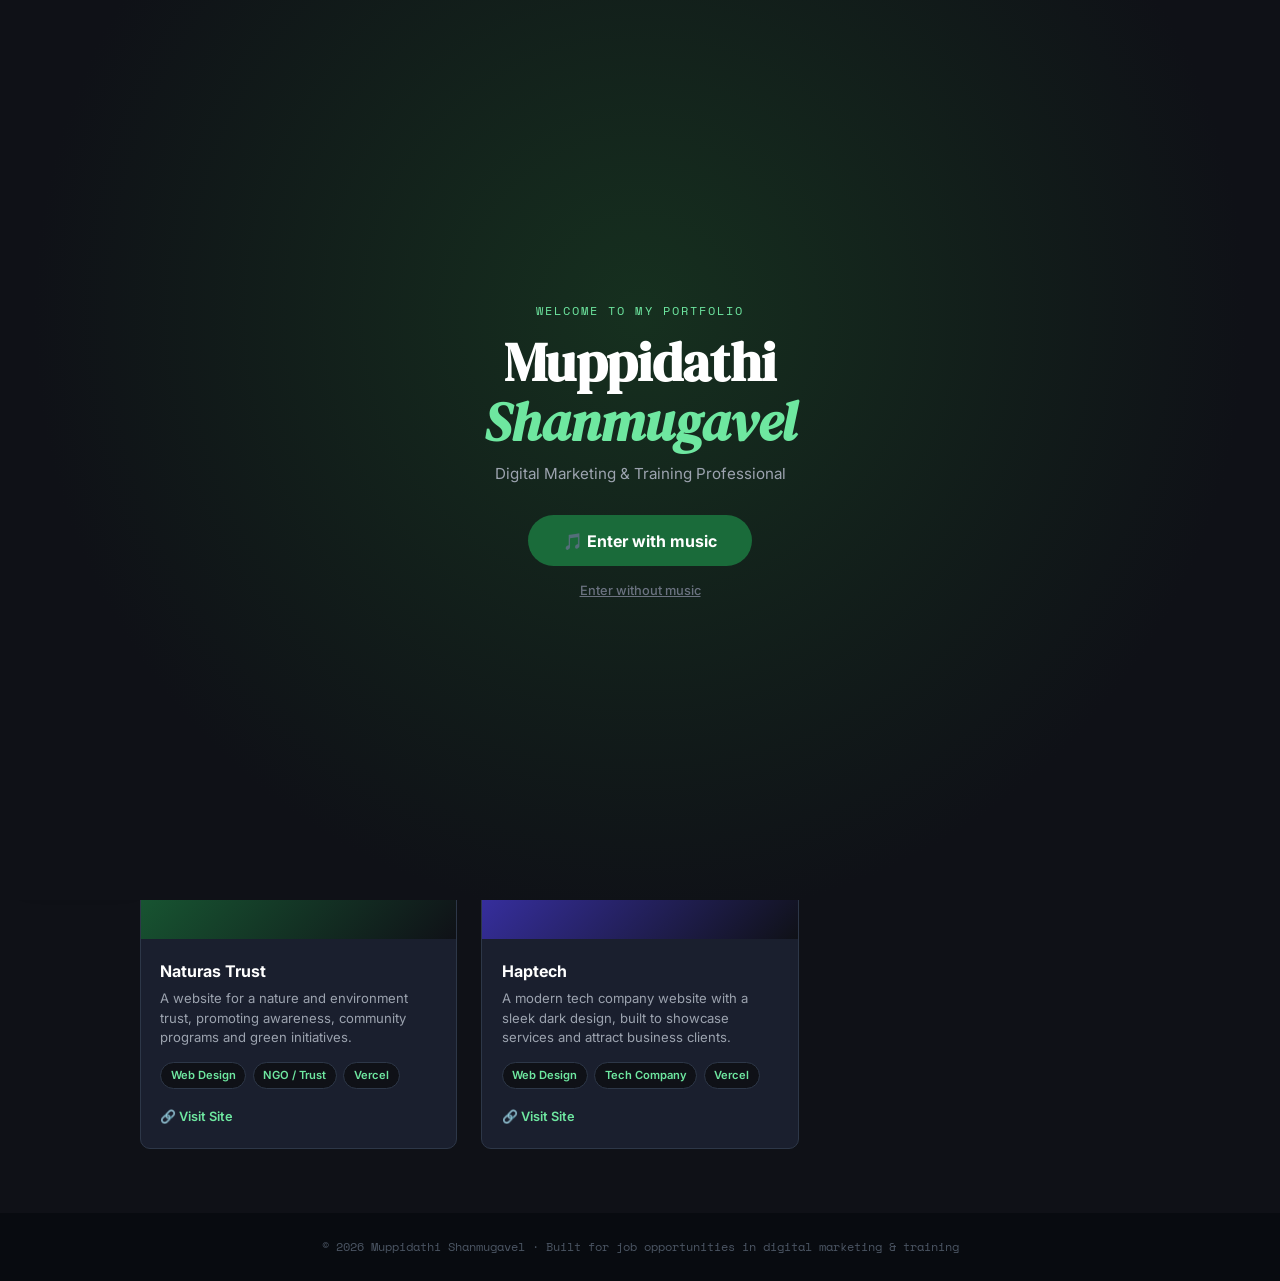
<file: projects.html>
<!DOCTYPE html>
<html lang="en">
<head>
<meta charset="UTF-8"/>
<meta name="viewport" content="width=device-width, initial-scale=1.0"/>
<title>Projects | Muppidathi Shanmugavel</title>
<link href="https://fonts.googleapis.com/css2?family=DM+Serif+Display:ital@0;1&family=Inter:wght@300;400;500;600&family=Space+Mono:wght@400;700&display=swap" rel="stylesheet"/>
<link rel="stylesheet" href="styles.css"/>
</head>
<body>
<nav><a href="index.html" class="nav-logo" style="text-decoration:none">MS // Portfolio</a><ul class="nav-links"><li><a href="index.html">Home</a></li><li><a href="index.html#about">About</a></li><li><a href="experience.html">Experience</a></li><li><a href="projects.html" class="active">Projects</a></li><li><a href="certificates.html">Certificates</a></li><li><a href="index.html#contact">Contact</a></li></ul></nav>
<main>
<section id="projects"><div class="container"><p class="section-eyebrow">My Work</p><h2 class="section-title">Projects Built</h2><div class="section-rule"></div>
<div class="projects-grid">
<div class="project-card"><a class="project-cover" href="https://www.parkabroad.com/" target="_blank" style="background:linear-gradient(135deg,#1e3a8a,#0f1117)"><span class="pc-emoji">🎓</span><span class="pc-domain">parkabroad.com</span></a><div class="project-body"><div class="project-name">PARK International Education</div><div class="project-desc">Website for an education consultancy (since 2008) guiding students to MBBS, engineering, nursing and other courses in India and abroad. Course pages, university listings, branch network, WhatsApp enquiry forms and an admissions CRM.</div><div class="project-tags"><span class="project-tag">Web Design</span><span class="project-tag">Education</span><span class="project-tag">Lead Generation</span></div><a href="https://www.parkabroad.com/" target="_blank" class="project-link">🔗 Visit Site</a></div></div>
<div class="project-card"><a class="project-cover" href="https://governor-complaint-pfa.vercel.app/" target="_blank" style="background:linear-gradient(135deg,#9a3412,#0f1117)"><span class="pc-emoji">🐶</span><span class="pc-domain">governor-complaint-pfa.vercel.app</span></a><div class="project-body"><div class="project-name">Governor Complaint – PFA Tirunelveli</div><div class="project-desc">Animal-cruelty awareness landing page for People For Animals (PFA) Tirunelveli. Citizens generate a personalised petition to the Tamil Nadu Governor against stray-dog cruelty, then download it as a PDF for Speed Post or send it by email in one click. Tamil and English, with live petition preview.</div><div class="project-tags"><span class="project-tag">Landing Page</span><span class="project-tag">Animal Welfare</span><span class="project-tag">Tamil / English</span></div><a href="https://governor-complaint-pfa.vercel.app/" target="_blank" class="project-link">🔗 Visit Site</a></div></div>
<div class="project-card"><a class="project-cover" href="https://boseandbosepetclinic.vercel.app/" target="_blank" style="background:linear-gradient(135deg,#0f766e,#0f1117)"><span class="pc-emoji">🐾</span><span class="pc-domain">boseandbosepetclinic.vercel.app</span></a><div class="project-body"><div class="project-name">Bose &amp; Bose Pet Clinic</div><div class="project-desc">A professional website for a veterinary pet clinic, showcasing services, doctor info and appointment booking.</div><div class="project-tags"><span class="project-tag">Web Design</span><span class="project-tag">Healthcare</span><span class="project-tag">Vercel</span></div><a href="https://boseandbosepetclinic.vercel.app/" target="_blank" class="project-link">🔗 Visit Site</a></div></div>
<div class="project-card"><a class="project-cover" href="https://naturastrust.vercel.app/" target="_blank" style="background:linear-gradient(135deg,#1a6b3a,#0f1117)"><span class="pc-emoji">🌿</span><span class="pc-domain">naturastrust.vercel.app</span></a><div class="project-body"><div class="project-name">Naturas Trust</div><div class="project-desc">A website for a nature and environment trust, promoting awareness, community programs and green initiatives.</div><div class="project-tags"><span class="project-tag">Web Design</span><span class="project-tag">NGO / Trust</span><span class="project-tag">Vercel</span></div><a href="https://naturastrust.vercel.app/" target="_blank" class="project-link">🔗 Visit Site</a></div></div>
<div class="project-card"><a class="project-cover" href="https://haptech-black.vercel.app/" target="_blank" style="background:linear-gradient(135deg,#4338ca,#0f1117)"><span class="pc-emoji">💻</span><span class="pc-domain">haptech-black.vercel.app</span></a><div class="project-body"><div class="project-name">Haptech</div><div class="project-desc">A modern tech company website with a sleek dark design, built to showcase services and attract business clients.</div><div class="project-tags"><span class="project-tag">Web Design</span><span class="project-tag">Tech Company</span><span class="project-tag">Vercel</span></div><a href="https://haptech-black.vercel.app/" target="_blank" class="project-link">🔗 Visit Site</a></div></div>
</div></div></section>
</main>
<footer>
  © 2026 Muppidathi Shanmugavel · Built for job opportunities in digital marketing & training
</footer>

<div id="splash" role="dialog" aria-label="Welcome">
  <div class="sp-eyebrow">Welcome to my portfolio</div>
  <h1>Muppidathi<br><em>Shanmugavel</em></h1>
  <p>Digital Marketing &amp; Training Professional</p>
  <button class="sp-enter" id="spEnter" type="button">🎵 Enter with music</button>
  <button class="sp-skip" id="spSkip" type="button">Enter without music</button>
</div>
<button id="musicBtn" class="music-btn off" type="button" aria-label="Play or pause background music"><span class="mb-ico">🔇</span><span class="mb-txt">Music off</span></button>
<script>
(function(){
  var KEY='bgm_pref', TKEY='bgm_time', EKEY='bgm_entered';
  var a=new Audio('music.mp3'); a.loop=true; a.volume=0.22; a.preload='auto';
  var btn=document.getElementById('musicBtn'), ico=btn.querySelector('.mb-ico'), txt=btn.querySelector('.mb-txt');
  var splash=document.getElementById('splash');
  function get(k,s){try{return (s?sessionStorage:localStorage).getItem(k);}catch(e){return null;}}
  function set(k,v,s){try{(s?sessionStorage:localStorage).setItem(k,v);}catch(e){}}
  function ui(on,wait){btn.classList.toggle('off',!on);btn.classList.toggle('wait',!!wait);
    ico.textContent=on?'🔊':'🔇'; txt.textContent=on?'Music on':(wait?'Tap to play':'Music off');}
  var t=parseFloat(get(TKEY,true));
  a.addEventListener('loadedmetadata',function(){ if(t>0 && t<a.duration){ try{a.currentTime=t;}catch(e){} } });
  a.addEventListener('timeupdate',function(){ set(TKEY,a.currentTime,true); });
  function start(){ return a.play().then(function(){ui(true);return true;}); }
  function closeSplash(){ splash.classList.remove('show'); set(EKEY,'1',true); }
  // fallback: first real user gesture (events that count as activation)
  function armFirstGesture(){
    ui(false,true);
    var ev=['pointerup','touchend','mousedown','keydown','click'];
    function go(e){ if(e&&e.target&&btn.contains(e.target)) return;
      ev.forEach(function(n){document.removeEventListener(n,go,true);});
      if(get(KEY)!=='off'){ start().catch(function(){ui(false);}); } }
    ev.forEach(function(n){document.addEventListener(n,go,true);});
  }
  btn.addEventListener('click',function(){
    if(a.paused){ set(KEY,'on'); start().catch(function(){ui(false);}); }
    else { a.pause(); set(KEY,'off'); ui(false); }
  });
  document.getElementById('spEnter').addEventListener('click',function(){
    set(KEY,'on'); start().catch(function(){ui(false);}); closeSplash(); });
  document.getElementById('spSkip').addEventListener('click',function(){
    set(KEY,'off'); ui(false); closeSplash(); });
  if(get(KEY)==='off'){ ui(false); return; }
  start().catch(function(){
    if(get(EKEY,true)) armFirstGesture();      // already welcomed this visit: start on next tap
    else { ui(false,true); splash.classList.add('show'); }   // first visit: welcome screen
  });
})();
</script>
</body>
</html>
</file>
<file: styles.css>
*, *::before, *::after { box-sizing: border-box; margin: 0; padding: 0; }

  :root {
    --ink: #0f1117;
    --paper: #f7f6f2;
    --accent: #1a6b3a;
    --accent-light: #d4eddf;
    --muted: #6b7280;
    --rule: #d1cfc8;
    --white: #ffffff;
  }

  html { scroll-behavior: smooth; }

  body {
    font-family: 'Inter', sans-serif;
    background: var(--paper);
    color: var(--ink);
    font-size: 16px;
    line-height: 1.6;
  }


  .hero-photo {
    width: 110px; height: 110px;
    border-radius: 50%;
    object-fit: cover;
    border: 3px solid #6ee7a0;
    margin-bottom: 1.2rem;
    display: block;
  }
  /* NAV */
  nav {
    position: fixed; top: 0; left: 0; right: 0;
    background: var(--ink);
    display: flex; justify-content: space-between; align-items: center;
    padding: 0 2rem; height: 56px; z-index: 100;
  }
  .nav-logo {
    font-family: 'Space Mono', monospace;
    color: var(--accent-light);
    font-size: 0.85rem;
    letter-spacing: 0.05em;
  }
  .nav-links { display: flex; gap: 1.5rem; list-style: none; }
  .nav-links a {
    color: #9ca3af;
    text-decoration: none;
    font-size: 0.8rem;
    font-weight: 500;
    letter-spacing: 0.06em;
    text-transform: uppercase;
    transition: color 0.2s;
  }
  .nav-links a:hover { color: #fff; }

  /* HERO */
  .hero {
    margin-top: 56px;
    background: var(--ink);
    color: var(--white);
    padding: 5rem 2rem 4rem;
    display: grid;
    grid-template-columns: 1fr 1fr;
    gap: 3rem;
    align-items: center;
    max-width: 1100px;
    margin-left: auto; margin-right: auto;
    margin-top: 56px;
  }
  .hero-label {
    font-family: 'Space Mono', monospace;
    font-size: 0.72rem;
    letter-spacing: 0.15em;
    text-transform: uppercase;
    color: #6ee7a0;
    margin-bottom: 1rem;
  }
  .hero h1 {
    font-family: 'DM Serif Display', serif;
    font-size: clamp(2.4rem, 5vw, 3.8rem);
    line-height: 1.1;
    margin-bottom: 1.2rem;
  }
  .hero h1 em {
    font-style: italic;
    color: #6ee7a0;
  }
  .hero-sub {
    color: #9ca3af;
    font-size: 1rem;
    line-height: 1.7;
    max-width: 420px;
    margin-bottom: 2rem;
  }
  .hero-cta {
    display: inline-flex; gap: 1rem; flex-wrap: wrap;
  }
  .btn {
    padding: 0.65rem 1.4rem;
    border-radius: 4px;
    font-size: 0.85rem;
    font-weight: 600;
    cursor: pointer;
    text-decoration: none;
    transition: all 0.2s;
    letter-spacing: 0.03em;
  }
  .btn-primary {
    background: var(--accent);
    color: #fff;
    border: 2px solid var(--accent);
  }
  .btn-primary:hover { background: #145c30; border-color: #145c30; }
  .btn-outline {
    background: transparent;
    color: #fff;
    border: 2px solid #4b5563;
  }
  .btn-outline:hover { border-color: #fff; }

  /* HERO STATS */
  .hero-stats {
    display: grid; grid-template-columns: 1fr 1fr; gap: 1.5rem;
  }
  .stat-card {
    background: #1a1f2e;
    border: 1px solid #2d3748;
    border-radius: 8px;
    padding: 1.4rem;
  }
  .stat-card .num {
    font-family: 'DM Serif Display', serif;
    font-size: 2.4rem;
    color: #6ee7a0;
    line-height: 1;
    margin-bottom: 0.3rem;
  }
  .stat-card .desc {
    font-size: 0.8rem;
    color: #9ca3af;
    line-height: 1.4;
  }

  /* FULL-WIDTH HERO BG */
  .hero-wrap {
    background: var(--ink);
    padding: 0 1rem;
  }

  /* SECTIONS */
  section { padding: 4rem 1rem; }
  .container { max-width: 1000px; margin: 0 auto; }

  .section-eyebrow {
    font-family: 'Space Mono', monospace;
    font-size: 0.7rem;
    letter-spacing: 0.18em;
    text-transform: uppercase;
    color: var(--accent);
    margin-bottom: 0.5rem;
  }
  .section-title {
    font-family: 'DM Serif Display', serif;
    font-size: clamp(1.8rem, 4vw, 2.6rem);
    line-height: 1.2;
    margin-bottom: 0.5rem;
  }
  .section-rule {
    width: 48px; height: 3px;
    background: var(--accent);
    margin-bottom: 2.5rem;
  }

  /* ABOUT */
  #about { background: var(--white); }
  .about-grid {
    display: grid; grid-template-columns: 2fr 1fr; gap: 3rem; align-items: start;
  }
  .about-text p { color: #374151; line-height: 1.75; margin-bottom: 1rem; }
  .about-tags { display: flex; flex-wrap: wrap; gap: 0.5rem; margin-top: 1.2rem; }
  .tag {
    background: var(--accent-light);
    color: var(--accent);
    font-size: 0.75rem;
    font-weight: 600;
    padding: 0.3rem 0.75rem;
    border-radius: 20px;
    letter-spacing: 0.03em;
  }
  .about-info { border-left: 3px solid var(--accent-light); padding-left: 1.2rem; }
  .info-item { margin-bottom: 1.2rem; }
  .info-label {
    font-size: 0.7rem;
    font-weight: 600;
    text-transform: uppercase;
    letter-spacing: 0.1em;
    color: var(--muted);
    margin-bottom: 0.2rem;
    font-family: 'Space Mono', monospace;
  }
  .info-value { font-size: 0.9rem; color: var(--ink); font-weight: 500; }

  /* EXPERIENCE */
  #experience { background: var(--paper); }
  .timeline { position: relative; }
  .timeline::before {
    content: '';
    position: absolute; left: 0; top: 0; bottom: 0;
    width: 2px; background: var(--rule);
  }
  .tl-item {
    position: relative;
    padding-left: 2rem;
    margin-bottom: 2.5rem;
  }
  .tl-item::before {
    content: '';
    position: absolute; left: -5px; top: 6px;
    width: 12px; height: 12px;
    border-radius: 50%;
    background: var(--accent);
    border: 2px solid var(--paper);
  }
  .tl-header { display: flex; justify-content: space-between; align-items: flex-start; flex-wrap: wrap; gap: 0.3rem; margin-bottom: 0.3rem; }
  .tl-role { font-weight: 600; font-size: 1rem; color: var(--ink); }
  .tl-period {
    font-family: 'Space Mono', monospace;
    font-size: 0.7rem;
    color: var(--muted);
    background: var(--accent-light);
    padding: 0.15rem 0.6rem;
    border-radius: 3px;
    white-space: nowrap;
  }
  .tl-company { font-size: 0.85rem; color: var(--accent); font-weight: 500; margin-bottom: 0.5rem; }
  .tl-desc { font-size: 0.9rem; color: #4b5563; line-height: 1.6; }

  /* SKILLS */
  #skills { background: var(--white); }
  .skills-grid { display: grid; grid-template-columns: repeat(auto-fit, minmax(220px, 1fr)); gap: 1.5rem; }
  .skill-card {
    background: var(--paper);
    border: 1px solid var(--rule);
    border-radius: 8px;
    padding: 1.4rem;
    transition: border-color 0.2s, box-shadow 0.2s;
  }
  .skill-card:hover { border-color: var(--accent); box-shadow: 0 2px 16px rgba(26,107,58,0.08); }
  .skill-icon { font-size: 1.5rem; margin-bottom: 0.6rem; }
  .skill-name { font-weight: 600; font-size: 0.95rem; margin-bottom: 0.3rem; }
  .skill-desc { font-size: 0.8rem; color: var(--muted); line-height: 1.5; }

  /* CERTIFICATIONS */
  #certifications { background: var(--paper); }
  .cert-grid { display: grid; grid-template-columns: repeat(auto-fit, minmax(260px, 1fr)); gap: 1.2rem; }
  .cert-card {
    background: var(--white);
    border: 1px solid var(--rule);
    border-radius: 8px;
    padding: 1.2rem 1.4rem;
    display: flex; align-items: flex-start; gap: 0.9rem;
  }
  .cert-badge {
    width: 36px; height: 36px; border-radius: 6px;
    background: var(--accent-light);
    display: flex; align-items: center; justify-content: center;
    font-size: 1rem; flex-shrink: 0;
  }
  .cert-body { }
  .cert-name { font-weight: 600; font-size: 0.9rem; margin-bottom: 0.1rem; }
  .cert-issuer { font-size: 0.78rem; color: var(--muted); }
  .cert-year {
    font-family: 'Space Mono', monospace;
    font-size: 0.7rem;
    color: var(--accent);
    font-weight: 700;
  }

  /* LANGUAGES */
  #languages { background: var(--white); }
  .lang-row { display: flex; flex-wrap: wrap; gap: 1.2rem; }
  .lang-card {
    border: 1.5px solid var(--rule);
    border-radius: 8px;
    padding: 0.9rem 1.4rem;
    min-width: 140px;
  }
  .lang-name { font-weight: 600; font-size: 1rem; margin-bottom: 0.3rem; }
  .lang-level { font-size: 0.78rem; color: var(--muted); }
  .dots { display: flex; gap: 4px; margin-top: 0.4rem; }
  .dot {
    width: 8px; height: 8px; border-radius: 50%;
    background: var(--rule);
  }
  .dot.filled { background: var(--accent); }

  /* CONTACT */
  #contact { background: var(--ink); color: var(--white); }
  #contact .section-eyebrow { color: #6ee7a0; }
  #contact .section-title { color: var(--white); }
  #contact .section-rule { background: #6ee7a0; }
  .contact-grid { display: grid; grid-template-columns: 1fr 1fr; gap: 3rem; align-items: center; }
  .contact-text { color: #9ca3af; font-size: 1rem; line-height: 1.7; }
  .contact-links { display: flex; flex-direction: column; gap: 1rem; }
  .contact-link {
    display: flex; align-items: center; gap: 0.8rem;
    color: #d1d5db; text-decoration: none;
    font-size: 0.9rem;
    transition: color 0.2s;
  }
  .contact-link:hover { color: #6ee7a0; }
  .contact-link-icon {
    width: 36px; height: 36px;
    background: #1a1f2e;
    border-radius: 6px;
    display: flex; align-items: center; justify-content: center;
    font-size: 1rem;
    flex-shrink: 0;
  }

  /* CONTACT BUTTONS */
  .contact-buttons {
    display: flex; gap: 1rem; flex-wrap: wrap; margin-top: 0.5rem;
  }
  .contact-btn {
    display: inline-flex; align-items: center; gap: 0.5rem;
    padding: 0.75rem 1.5rem;
    border-radius: 6px;
    font-size: 0.9rem;
    font-weight: 700;
    text-decoration: none;
    transition: all 0.2s;
    letter-spacing: 0.02em;
  }
  .contact-btn-call {
    background: var(--accent);
    color: #fff;
    border: 2px solid var(--accent);
  }
  .contact-btn-call:hover { background: #145c30; border-color: #145c30; transform: translateY(-2px); }
  .contact-btn-whatsapp {
    background: #25d366;
    color: #fff;
    border: 2px solid #25d366;
  }
  .contact-btn-whatsapp:hover { background: #1ebe5d; border-color: #1ebe5d; transform: translateY(-2px); }

  /* FOOTER */
  footer {
    background: #080b10;
    text-align: center;
    padding: 1.5rem;
    color: #4b5563;
    font-size: 0.78rem;
    font-family: 'Space Mono', monospace;
  }

  /* AWARD BANNER */
  .award-banner {
    background: linear-gradient(135deg, #78350f 0%, #b45309 50%, #d97706 100%);
    padding: 1.2rem 2rem;
    display: flex;
    align-items: center;
    justify-content: center;
    gap: 1.2rem;
    flex-wrap: wrap;
    text-align: center;
  }
  .award-banner-icon { font-size: 2rem; flex-shrink: 0; }
  .award-banner-text { }
  .award-banner-title {
    font-family: 'DM Serif Display', serif;
    font-size: 1.05rem;
    color: #fef3c7;
    font-weight: 700;
    letter-spacing: 0.02em;
  }
  .award-banner-sub {
    font-size: 0.78rem;
    color: #fde68a;
    margin-top: 0.2rem;
    font-family: 'Space Mono', monospace;
    letter-spacing: 0.05em;
  }


  /* CERTIFICATES PORTFOLIO */
  #certificates { background: var(--white); }
  .cp-intro { color: var(--muted); font-size: 0.9rem; margin: -1.5rem 0 2rem; }
  .cp-grid { display: grid; grid-template-columns: repeat(auto-fit, minmax(300px, 1fr)); gap: 1.2rem; }
  .cp-item { display: flex; gap: 1rem; background: var(--paper); border: 1px solid var(--rule); border-radius: 8px; padding: 1.1rem 1.2rem; transition: border-color 0.2s; }
  .cp-item:hover { border-color: var(--accent); }
  .cp-num { font-family: 'Space Mono', monospace; font-weight: 700; font-size: 1.1rem; color: var(--accent); flex-shrink: 0; }
  .cp-date { font-family: 'Space Mono', monospace; font-size: 0.7rem; color: var(--accent); font-weight: 700; margin-bottom: 0.2rem; }
  .cp-title { font-weight: 600; font-size: 0.92rem; line-height: 1.35; margin-bottom: 0.2rem; }
  .cp-issuer { font-size: 0.78rem; color: var(--muted); margin-bottom: 0.4rem; }
  .cp-desc { font-size: 0.82rem; color: #4b5563; line-height: 1.5; }

  /* PROJECTS */
  #projects { background: var(--ink); }
  #projects .section-eyebrow { color: #6ee7a0; }
  #projects .section-title { color: var(--white); }
  #projects .section-rule { background: #6ee7a0; }
  .projects-grid { display: grid; grid-template-columns: repeat(auto-fit, minmax(280px, 1fr)); gap: 1.5rem; }
  .project-card {
    background: #1a1f2e;
    border: 1px solid #2d3748;
    border-radius: 10px;
    overflow: hidden;
    transition: border-color 0.2s, transform 0.2s;
  }
  .project-card:hover { border-color: #6ee7a0; transform: translateY(-3px); }
  .project-preview {
    width: 100%; height: 160px;
    background: #0f1117;
    display: flex; align-items: center; justify-content: center;
    overflow: hidden; position: relative;
  }
  .project-preview iframe {
    width: 160%; height: 160%;
    transform: scale(0.625);
    transform-origin: top left;
    pointer-events: none;
    border: none;
  }
  .project-body { padding: 1.2rem; }
  .project-name { font-weight: 700; font-size: 1rem; color: #fff; margin-bottom: 0.3rem; }
  .project-desc { font-size: 0.82rem; color: #9ca3af; line-height: 1.5; margin-bottom: 0.9rem; }
  .project-tags { display: flex; flex-wrap: wrap; gap: 0.4rem; margin-bottom: 0.9rem; }
  .project-tag {
    font-size: 0.7rem; font-weight: 600;
    background: #0f1117; color: #6ee7a0;
    padding: 0.2rem 0.6rem; border-radius: 20px;
    border: 1px solid #2d3748;
  }
  .project-link {
    display: inline-flex; align-items: center; gap: 0.4rem;
    font-size: 0.8rem; font-weight: 600;
    color: #6ee7a0; text-decoration: none;
    transition: opacity 0.2s;
  }
  .project-link:hover { opacity: 0.75; }

  @media (max-width: 700px) {
    .hero { grid-template-columns: 1fr; }
    .about-grid { grid-template-columns: 1fr; }
    .contact-grid { grid-template-columns: 1fr; }
    .hero-stats { grid-template-columns: 1fr 1fr; }
    nav { padding: 0 1rem; }
    .nav-links { display: none; }
  }

/* ===== MULTI-PAGE ===== */
main { padding-top: 56px; }
nav a.active { color: #fff !important; }
.explore { background: var(--paper); }
.explore-grid { display:grid; grid-template-columns:repeat(auto-fit,minmax(240px,1fr)); gap:1.2rem; }
.explore-card { display:block; text-decoration:none; color:var(--ink); background:#fff; border:1px solid var(--rule); border-radius:10px; padding:1.4rem; transition:all .2s; }
.explore-card:hover { border-color:var(--accent); transform:translateY(-3px); box-shadow:0 4px 18px rgba(26,107,58,.1); }
.explore-card .ec-num { font-family:'DM Serif Display',serif; font-size:2.2rem; color:var(--accent); line-height:1; }
.explore-card .ec-title { font-weight:600; margin:.3rem 0; }
.explore-card .ec-desc { font-size:.85rem; color:var(--muted); }
.explore-card .ec-go { display:inline-block; margin-top:.8rem; font-size:.8rem; font-weight:600; color:var(--accent); }
.project-cover { display:flex; flex-direction:column; align-items:center; justify-content:center; gap:.5rem; height:160px; text-decoration:none; color:#fff; }
.project-cover .pc-emoji { font-size:3rem; line-height:1; }
.project-cover .pc-domain { font-family:'Space Mono',monospace; font-size:.72rem; opacity:.85; }
.cg-grid { display:grid; grid-template-columns:repeat(auto-fill,minmax(300px,1fr)); gap:1.4rem; }
.cg-card { background:#fff; border:1px solid var(--rule); border-radius:10px; overflow:hidden; display:flex; flex-direction:column; transition:border-color .2s; }
.cg-card:hover { border-color:var(--accent); }
.cg-imgs { display:flex; gap:2px; background:#e5e7eb; }
.cg-thumb { flex:1; border:0; padding:0; background:#f3f4f6; cursor:zoom-in; height:210px; overflow:hidden; }
.cg-thumb img { width:100%; height:100%; object-fit:contain; display:block; }
.cg-body { padding:1rem 1.2rem 1.2rem; }
.cg-num { font-family:'Space Mono',monospace; font-size:.7rem; font-weight:700; color:var(--accent); margin-bottom:.25rem; }
.cg-title { font-weight:600; font-size:.95rem; line-height:1.35; margin-bottom:.2rem; }
.cg-issuer { font-size:.78rem; color:var(--muted); margin-bottom:.45rem; }
.cg-desc { font-size:.83rem; color:#4b5563; line-height:1.5; }
.cg-card.new { border-color:#d97706; }
.cg-badge { display:inline-block; background:#fef3c7; color:#92400e; font-size:.65rem; font-weight:700; letter-spacing:.08em; padding:.1rem .5rem; border-radius:20px; margin-left:.4rem; }
#lb { position:fixed; inset:0; background:rgba(0,0,0,.88); display:none; align-items:center; justify-content:center; z-index:200; padding:1rem; cursor:zoom-out; }
#lb.open { display:flex; }
#lb img { max-width:100%; max-height:100%; border-radius:6px; background:#fff; }
@media (max-width:700px){
  .nav-logo { display:none; }
  .nav-links { display:flex !important; overflow-x:auto; gap:1.1rem; white-space:nowrap; }
  .hero { padding-top:3rem; }
}

/* ===== MUSIC BUTTON ===== */
.music-btn { position:fixed; left:16px; bottom:calc(16px + env(safe-area-inset-bottom,0px)); z-index:150; display:flex; align-items:center; gap:.5rem; padding:.6rem .95rem; border:0; border-radius:30px; background:var(--accent); color:#fff; font:600 .8rem 'Inter',sans-serif; cursor:pointer; box-shadow:0 4px 16px rgba(0,0,0,.3); transition:transform .2s, background .2s; }
.music-btn:hover { transform:translateY(-2px); background:#145c30; }
.music-btn .mb-ico { font-size:1.1rem; line-height:1; }
.music-btn.off { background:#374151; }
.music-btn.wait { animation:mbPulse 1.6s infinite; }
@keyframes mbPulse { 0%,100%{box-shadow:0 0 0 0 rgba(26,107,58,.6)} 50%{box-shadow:0 0 0 10px rgba(26,107,58,0)} }

/* ===== WELCOME SPLASH ===== */
#splash { position:fixed; inset:0; z-index:300; background:radial-gradient(circle at 50% 35%,#16301f,#0f1117 70%); display:none; align-items:center; justify-content:center; flex-direction:column; text-align:center; padding:1.5rem; color:#fff; }
#splash.show { display:flex; }
#splash .sp-eyebrow { font-family:'Space Mono',monospace; font-size:.72rem; letter-spacing:.18em; text-transform:uppercase; color:#6ee7a0; margin-bottom:.8rem; }
#splash h1 { font-family:'DM Serif Display',serif; font-size:clamp(2rem,7vw,3.4rem); line-height:1.1; margin-bottom:.6rem; }
#splash h1 em { color:#6ee7a0; }
#splash p { color:#9ca3af; font-size:.95rem; margin-bottom:1.8rem; }
#splash .sp-enter { border:0; border-radius:40px; background:#1a6b3a; color:#fff; font:700 1rem 'Inter',sans-serif; padding:.95rem 2.2rem; cursor:pointer; animation:mbPulse 1.6s infinite; }
#splash .sp-enter:hover { background:#145c30; }
#splash .sp-skip { margin-top:1.1rem; background:none; border:0; color:#6b7280; font:500 .8rem 'Inter',sans-serif; cursor:pointer; text-decoration:underline; }
</file>
